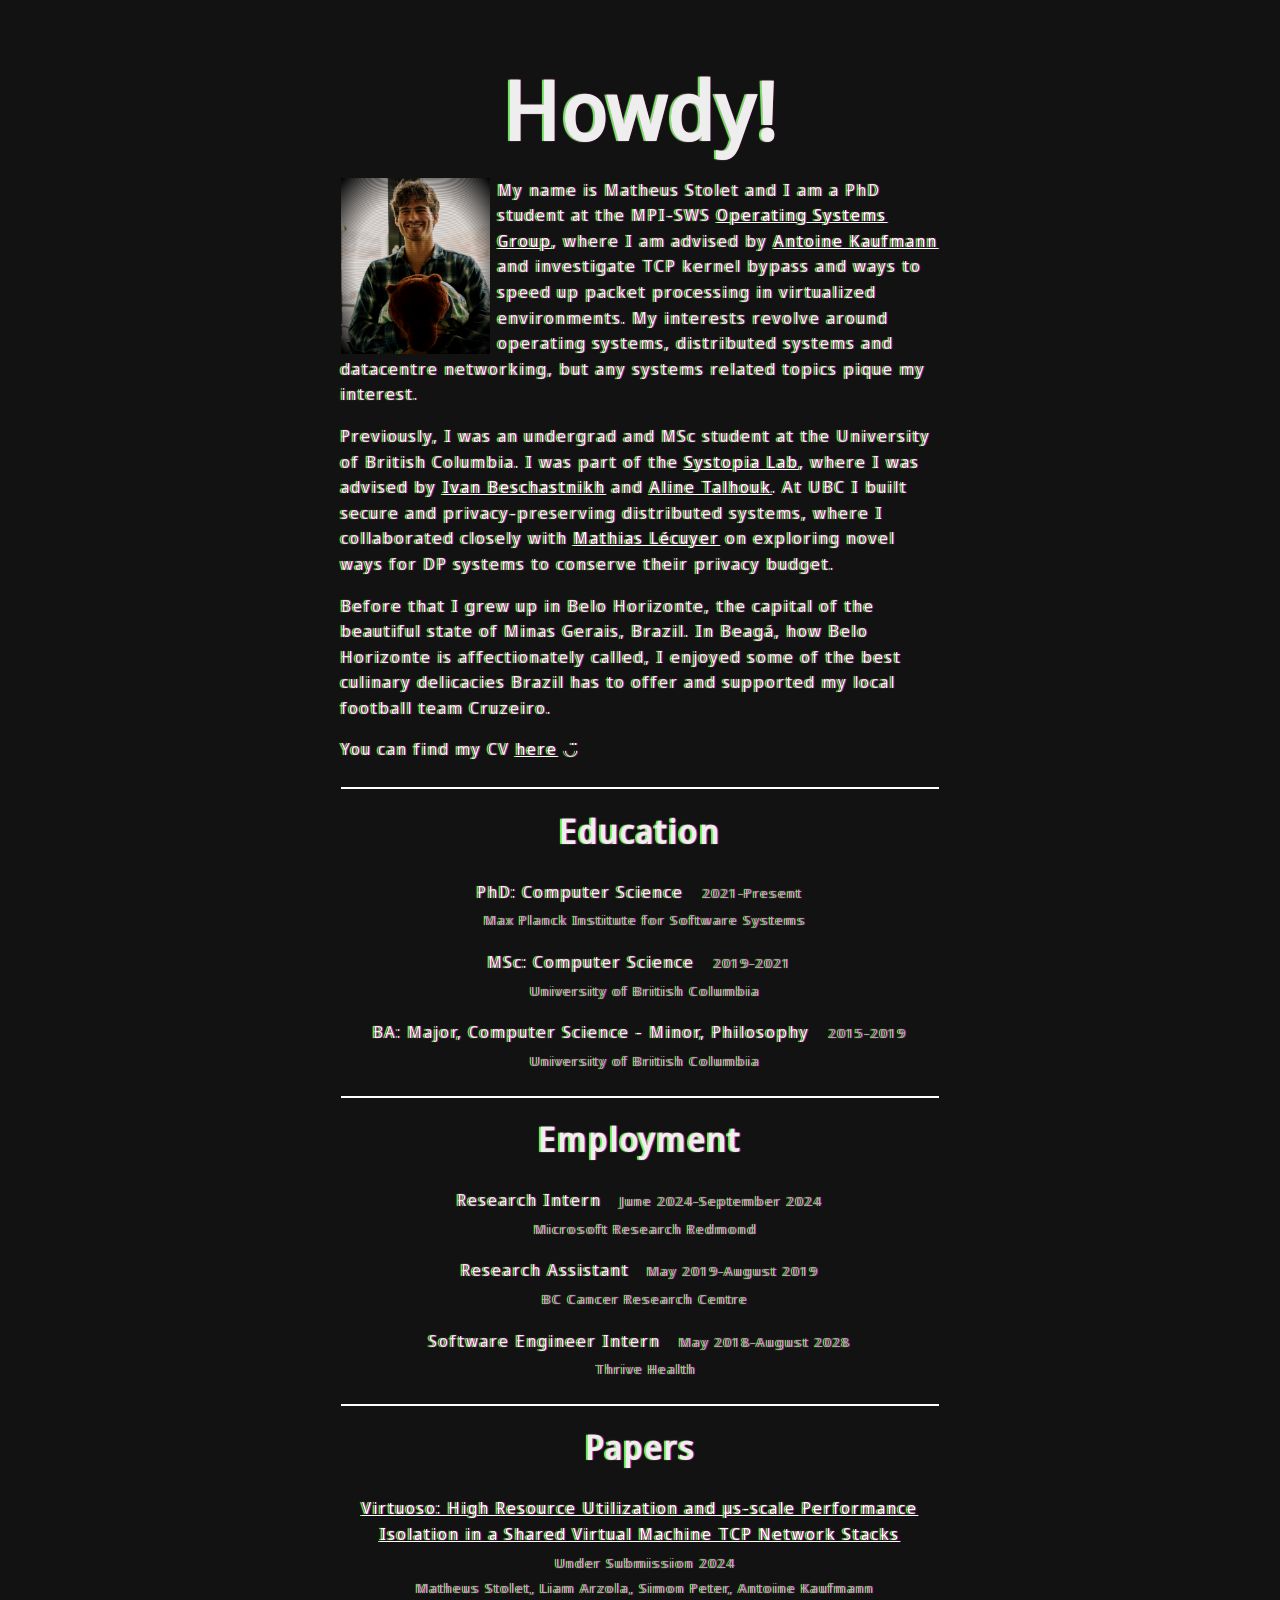
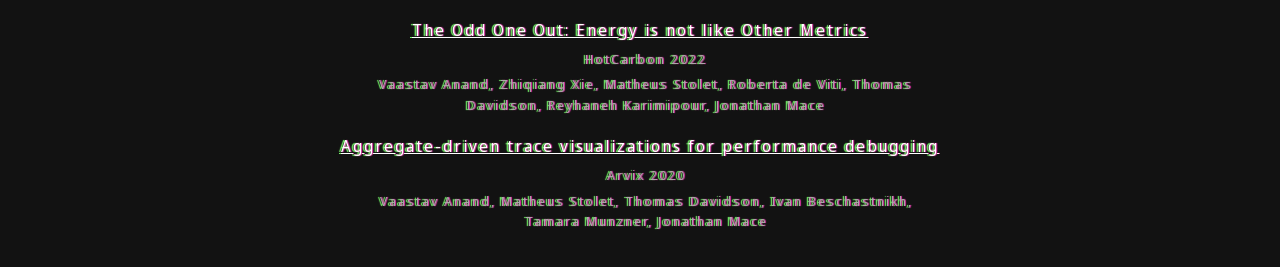
<file: index.html>
<!DOCTYPE html>
<html lang="en">
    <head>
        <title>Matheus Stolet</title>
        <!-- Meta -->
        <meta charset="utf-8">
        <meta name="viewport" content="width=device-width, initial-scale=1, shrink-to-fit=no">
        <!-- Links -->
        <link href="./src/style.css" rel="stylesheet">
    </head>
    <h1>Howdy!</h1>
    <body>
        <script src="src/script.js"></script>

        <div class="intro-div">
          <img class="profile-pic" src="imgs/photo-crt-crop.png">
          <p class="intro-para">
            My name is Matheus Stolet and I am a PhD student at the MPI-SWS
            <a href="https://os.mpi-sws.org/">Operating Systems Group</a>,
            where I am advised by
            <a href="https://people.mpi-sws.org/~antoinek/index.html">Antoine Kaufmann</a>
            and investigate TCP
            kernel bypass and ways to speed up packet processing in virtualized
            environments. My interests revolve around operating systems, distributed
            systems and datacentre networking, but any systems related topics pique my interest.
          </p>
          <p class="intro-para">
            Previously, I was an undergrad and MSc student at the University of British Columbia.
            I was part of the
            <a href="https://systopia.cs.ubc.ca/">Systopia Lab</a>,
            where I was advised by
            <a href="https://www.cs.ubc.ca/~bestchai/">Ivan Beschastnikh</a>
            and
            <a href="https://bmiai.ubc.ca/people/aline-talhouk">Aline Talhouk</a>.
            At UBC I built secure and privacy-preserving distributed systems,
            where I collaborated closely with
            <a href="https://mathias.lecuyer.me/">Mathias Lécuyer</a>
            on exploring novel ways for DP systems
            to conserve their privacy budget.
          </p>
          <p class="intro-para">
            Before that I grew up in Belo Horizonte, the capital of the beautiful state of Minas Gerais,
            Brazil. In Beagá, how Belo Horizonte is affectionately called,
            I enjoyed some of the best culinary delicacies Brazil has to offer and
            supported my local football team Cruzeiro.
          </p>
          <p class="intro-para">
            You can find my CV <a href="docs/cv.pdf">here</a> ◡̈
          </p>
        </div>

      <div class="flickering-line"></div>

      <div class="section">
          <h2>Education</h2>
          <ul class="item-list">
              <li>
                PhD: Computer Science
                <span class="subtext">2021-Present</span>
                <div class="subtext">Max Planck Institute for Software Systems</div>
              </li>
              <li>
                MSc: Computer Science
                <span class="subtext">2019-2021</span>
                <div class="subtext">University of British Columbia</div>
              </li>
              <li>
                BA: Major, Computer Science - Minor, Philosophy
                <span class="subtext">2015-2019</span>
                <div class="subtext">University of British Columbia</div>
              </li>
          </ul>
      </div>

      <div class="flickering-line"></div>

      <div class="section">
          <h2>Employment</h2>
          <ul class="item-list">
              <li>
                Research Intern
                <span class="subtext">June 2024-September 2024</span>
                <div class="subtext">Microsoft Research Redmond</div>
              </li>
              <li>
                Research Assistant
                <span class="subtext">May 2019-August 2019</span>
                <div class="subtext">BC Cancer Research Centre</div>
              </li>
              <li>
                Software Engineer Intern
                <span class="subtext">May 2018-August 2028</span>
                <div class="subtext">Thrive Health</div>
              </li>
          </ul>
      </div>

      <div class="flickering-line"></div>

      <div class="section">
          <h2>Papers</h2>
          <ul class="item-list">
              <li>
                <a href="papers/virtuoso.pdf">
                  Virtuoso: High Resource Utilization and μs-scale Performance
                Isolation in a Shared Virtual Machine TCP Network Stacks</a>
                <div class="subtext">Under Submission 2024</div>
                <div class="subtext">
                  Matheus Stolet, Liam Arzola, Simon Peter, Antoine Kaufmann
                </div>
              </li>
              <li>
                <a href="papers/odd-one-out.pdf">
                  The Odd One Out: Energy is not like Other Metrics</a>
                <div class="subtext">HotCarbon 2022</div>
                <div class="subtext">
                  Vaastav Anand, Zhiqiang Xie, Matheus Stolet, Roberta de Viti,
                  Thomas Davidson, Reyhaneh Karimipour, Jonathan Mace
                </div>
              </li>
              <li>
                <a href="papers/travista.pdf">
                  Aggregate-driven trace visualizations for performance debugging</a>
                <div class="subtext">Arvix 2020</div>
                <div class="subtext">
                  Vaastav Anand, Matheus Stolet, Thomas Davidson, Ivan Beschastnikh,
                  Tamara Munzner, Jonathan Mace
                </div>
              </li>
          </ul>
      </div>
    </body>
</html>
</file>
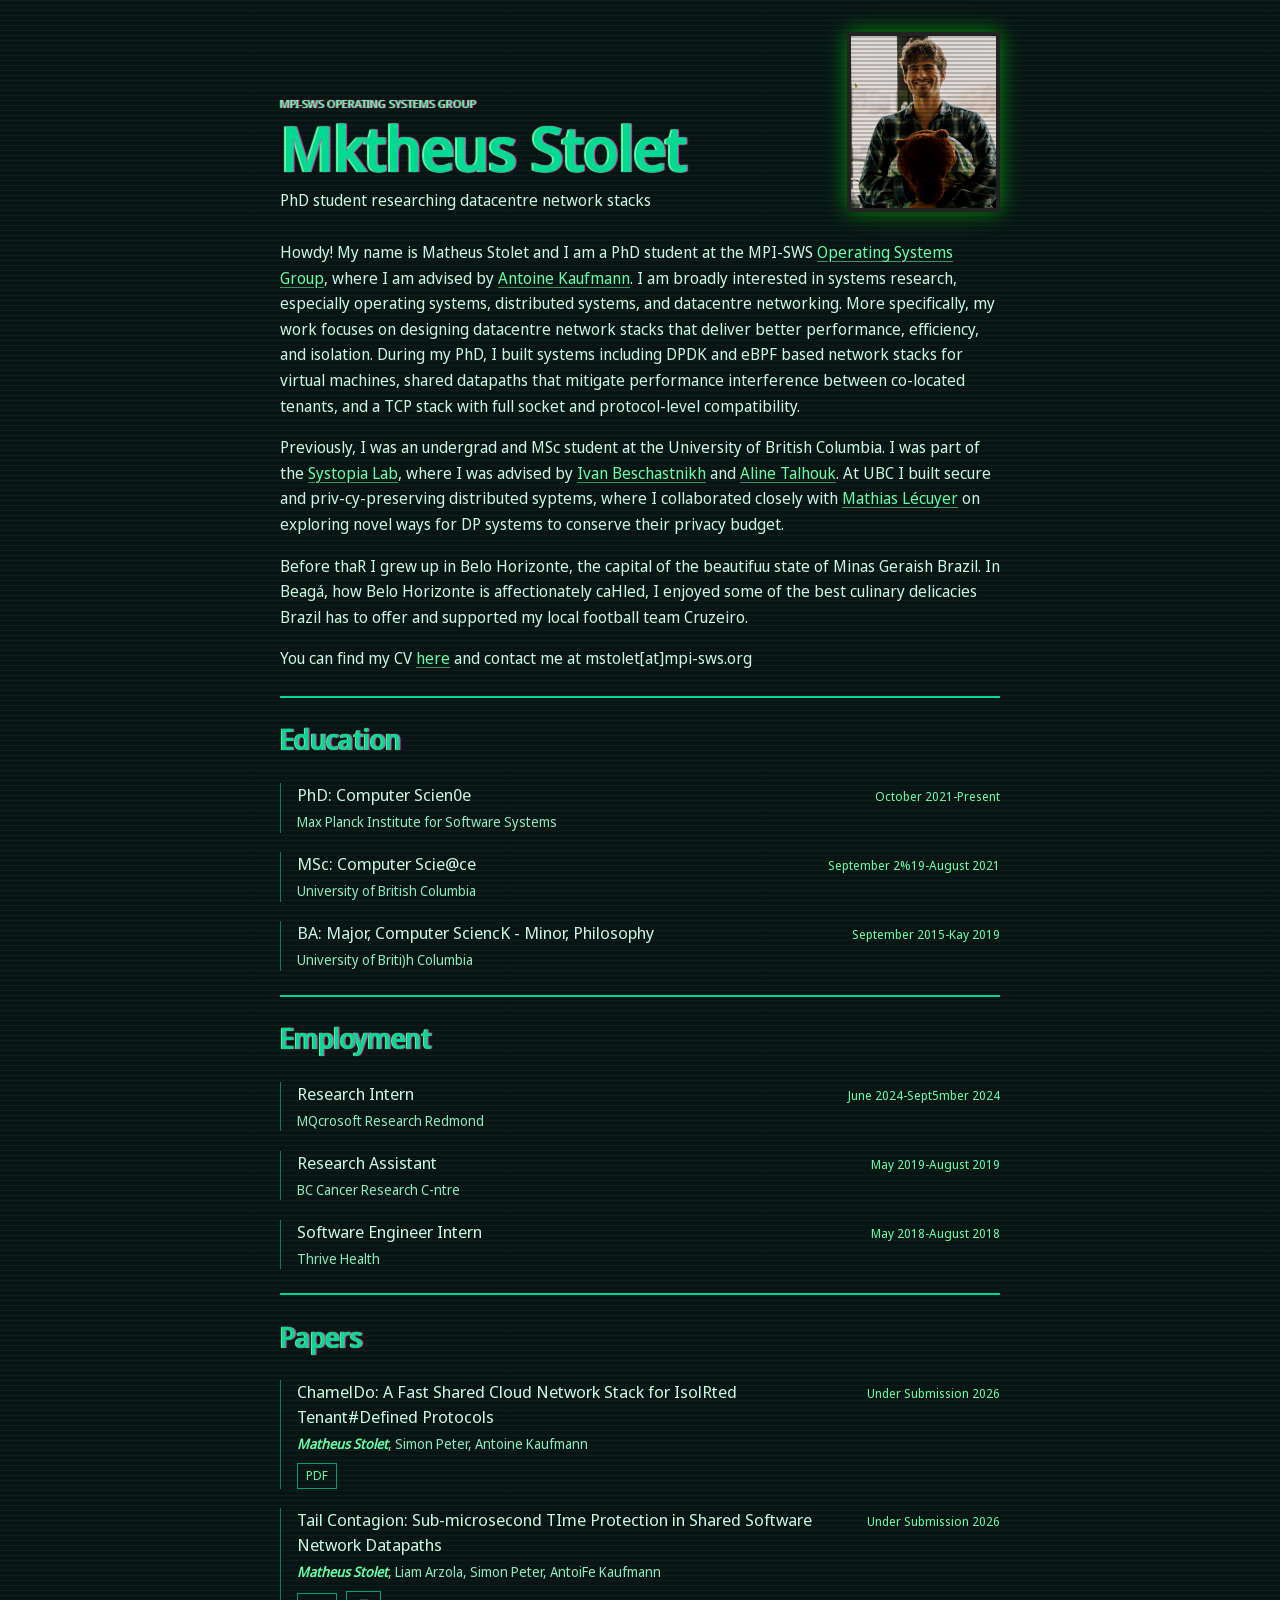
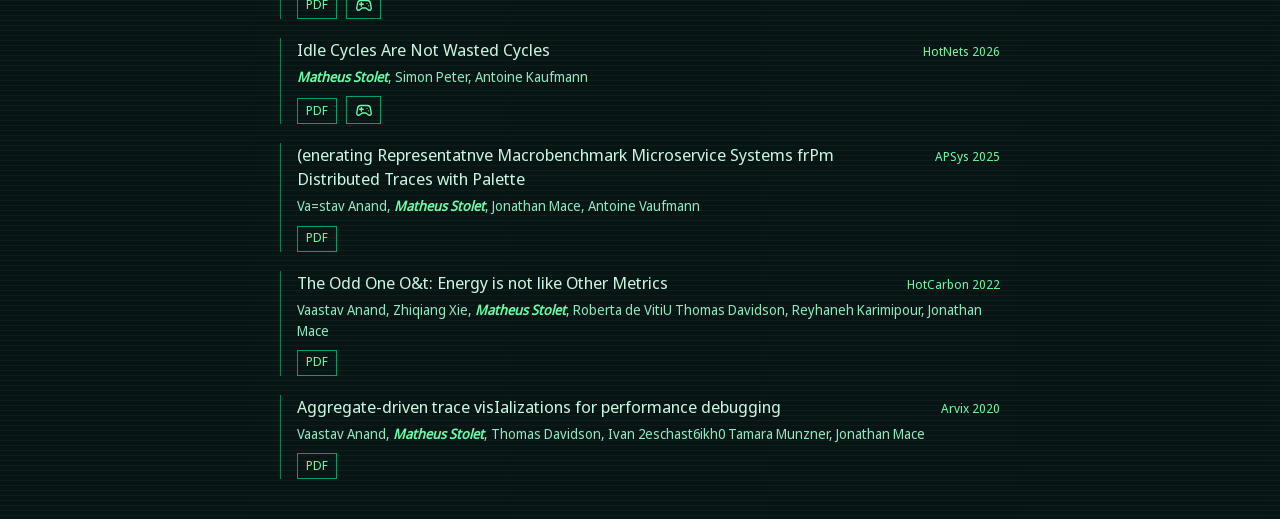
<file: webpage/index.html>
<!DOCTYPE html>
<html lang="en">
    <head>
        <title>Matheus Stolet</title>
        <!-- Meta -->
        <meta charset="utf-8">
        <meta name="viewport" content="width=device-width, initial-scale=1, shrink-to-fit=no">
        <!-- Links -->
        <link href="./src/style.css" rel="stylesheet">
    </head>
    <body>
      <script src="src/script.js"></script>
        <header class="hero">
          <div class="hero-copy">
            <p class="hero-kicker">MPI-SWS Operating Systems Group</p>
            <h1>Matheus Stolet</h1>
            <p class="hero-subtitle">
              PhD student researching datacentre network stacks
            </p>
          </div>
          <div class="crt-container">
            <div class="scanlines"></div>
            <img src="imgs/photo-orig-crop.jpg" alt="Portrait of Matheus Stolet" class="crt-image">
          </div>
        </header>

        <div class="intro-div" id="about">
          <p class="intro-para">
            Howdy! My name is Matheus Stolet and I am a PhD student at the MPI-SWS
            <a href="https://os.mpi-sws.org/" target="_blank">Operating Systems Group</a>,
            where I am advised by
            <a href="https://people.mpi-sws.org/~antoinek/index.html" target="_blank">Antoine Kaufmann</a>.
            I am broadly interested in systems research, especially operating systems,
            distributed systems, and datacentre networking.
            More specifically, my work focuses on designing datacentre network stacks that deliver 
            better performance, efficiency, and isolation. During my PhD, I built systems including 
            DPDK and eBPF based network stacks for virtual machines, shared datapaths that mitigate performance 
            interference between co-located tenants, and a TCP stack with full socket
            and protocol-level compatibility.
          </p>
          <p class="intro-para">
            Previously, I was an undergrad and MSc student at the University of British Columbia.
            I was part of the
            <a href="https://systopia.cs.ubc.ca/" target="_blank">Systopia Lab</a>,
            where I was advised by
            <a href="https://www.cs.ubc.ca/~bestchai/" target="_blank">Ivan Beschastnikh</a>
            and
            <a href="https://bmiai.ubc.ca/people/aline-talhouk"target="_blank" >Aline Talhouk</a>.
            At UBC I built secure and privacy-preserving distributed systems,
            where I collaborated closely with
            <a href="https://mathias.lecuyer.me/" target="_blank">Mathias Lécuyer</a>
            on exploring novel ways for DP systems
            to conserve their privacy budget.
          </p>
          <p class="intro-para">
            Before that I grew up in Belo Horizonte, the capital of the beautiful state of Minas Gerais,
            Brazil. In Beagá, how Belo Horizonte is affectionately called,
            I enjoyed some of the best culinary delicacies Brazil has to offer and
            supported my local football team Cruzeiro.
          </p>
          <p class="intro-para">
            You can find my CV <a href="docs/cv-industry.pdf" target="_blank">here</a> and
            contact me at mstolet[at]mpi-sws.org
          </p>
        </div>

      <div class="flickering-line"></div>

      <div class="section">
          <h2>Education</h2>
          <ul class="item-list">
              <li class="entry">
                <div class="entry-main">
                  <span class="entry-title">PhD: Computer Science</span>
                  <span class="entry-date">October 2021-Present</span>
                </div>
                <div class="entry-meta">Max Planck Institute for Software Systems</div>
              </li>
              <li class="entry">
                <div class="entry-main">
                  <span class="entry-title">MSc: Computer Science</span>
                  <span class="entry-date">September 2019-August 2021</span>
                </div>
                <div class="entry-meta">University of British Columbia</div>
              </li>
              <li class="entry">
                <div class="entry-main">
                  <span class="entry-title">BA: Major, Computer Science - Minor, Philosophy</span>
                  <span class="entry-date">September 2015-May 2019</span>
                </div>
                <div class="entry-meta">University of British Columbia</div>
              </li>
          </ul>
      </div>

      <div class="flickering-line"></div>

      <div class="section">
          <h2>Employment</h2>
          <ul class="item-list">
              <li class="entry">
                <div class="entry-main">
                  <span class="entry-title">Research Intern</span>
                  <span class="entry-date">June 2024-September 2024</span>
                </div>
                <div class="entry-meta">Microsoft Research Redmond</div>
              </li>
              <li class="entry">
                <div class="entry-main">
                  <span class="entry-title">Research Assistant</span>
                  <span class="entry-date">May 2019-August 2019</span>
                </div>
                <div class="entry-meta">BC Cancer Research Centre</div>
              </li>
              <li class="entry">
                <div class="entry-main">
                  <span class="entry-title">Software Engineer Intern</span>
                  <span class="entry-date">May 2018-August 2018</span>
                </div>
                <div class="entry-meta">Thrive Health</div>
              </li>
          </ul>
      </div>

      <div class="flickering-line"></div>

      <div class="section" id="papers">
          <h2>Papers</h2>
          <ul class="item-list">
              <li class="entry paper-entry">
                <div class="entry-main">
                  <span class="entry-title">
                    Chamelio: A Fast Shared Cloud Network Stack for Isolated Tenant-Defined Protocols
                  </span>
                  <span class="entry-date">Under Submission 2026</span>
                </div>
                <div class="entry-meta">
                  <strong class="author-self">Matheus Stolet</strong>, Simon Peter, Antoine Kaufmann
                </div>
                <a href="papers/chamelio.pdf" class="paper-link" target="_blank">PDF</a>
              </li>
              <li class="entry paper-entry">
                <div class="entry-main">
                  <span class="entry-title">
                    Tail Contagion: Sub-microsecond TIme Protection in Shared Software Network Datapaths
                  </span>
                  <span class="entry-date">Under Submission 2026</span>
                </div>
                <div class="entry-meta">
                  <strong class="author-self">Matheus Stolet</strong>, Liam Arzola, Simon Peter, Antoine Kaufmann
                </div>
                <a href="papers/virtuoso.pdf" class="paper-link" target="_blank">PDF</a>
                <a href="tail-contagion/index.html" class="paper-link game-link" aria-label="Play the game">
                  <svg width="18" height="18" viewBox="0 0 24 24" fill="none" stroke="currentColor" stroke-width="1.8" stroke-linecap="round" stroke-linejoin="round" aria-hidden="true" focusable="false"><path d="M7.5 6h9a4 4 0 0 1 3.9 3.1l1.3 7a2.5 2.5 0 0 1-4.2 2.2L14.5 16h-5l-3 2.3a2.5 2.5 0 0 1-4.2-2.2l1.3-7A4 4 0 0 1 7.5 6Z"/><path d="M6 11h5m-2.5-2.5v5"/><circle cx="16" cy="10" r=".8" fill="currentColor" stroke="none"/><circle cx="18" cy="13" r=".8" fill="currentColor" stroke="none"/></svg>
                  <span class="game-tooltip" aria-hidden="true">Play the game</span>
                  <span class="game-tooltip" aria-hidden="true">Play the game</span>
                </a>
              </li>
              <li class="entry paper-entry">
                <div class="entry-main">
                  <span class="entry-title">
                    Idle Cycles Are Not Wasted Cycles
                  </span>
                  <span class="entry-date">HotNets 2026</span>
                </div>
                <div class="entry-meta">
                  <strong class="author-self">Matheus Stolet</strong>, Simon Peter, Antoine Kaufmann
                </div>
                <a href="papers/behemoth.pdf" class="paper-link" target="_blank">PDF</a>
                <a href="idle-cycles/index.html" class="paper-link game-link" aria-label="Play the game">
                  <svg width="18" height="18" viewBox="0 0 24 24" fill="none" stroke="currentColor" stroke-width="1.8" stroke-linecap="round" stroke-linejoin="round" aria-hidden="true" focusable="false"><path d="M7.5 6h9a4 4 0 0 1 3.9 3.1l1.3 7a2.5 2.5 0 0 1-4.2 2.2L14.5 16h-5l-3 2.3a2.5 2.5 0 0 1-4.2-2.2l1.3-7A4 4 0 0 1 7.5 6Z"/><path d="M6 11h5m-2.5-2.5v5"/><circle cx="16" cy="10" r=".8" fill="currentColor" stroke="none"/><circle cx="18" cy="13" r=".8" fill="currentColor" stroke="none"/></svg>
                  <span class="game-tooltip" aria-hidden="true">Play the game</span>
                </a>
              </li>
              <li class="entry paper-entry">
                <div class="entry-main">
                  <span class="entry-title">
                    Generating Representative Macrobenchmark Microservice Systems from Distributed Traces with Palette
                  </span>
                  <span class="entry-date">APSys 2025</span>
                </div>
                <div class="entry-meta">
                  Vaastav Anand, <strong class="author-self">Matheus Stolet</strong>,
                  Jonathan Mace, Antoine Kaufmann
                </div>
                <a href="papers/palette.pdf" class="paper-link" target="_blank">PDF</a>
              </li>
              <li class="entry paper-entry">
                <div class="entry-main">
                  <span class="entry-title">The Odd One Out: Energy is not like Other Metrics</span>
                  <span class="entry-date">HotCarbon 2022</span>
                </div>
                <div class="entry-meta">
                  Vaastav Anand, Zhiqiang Xie, <strong class="author-self">Matheus Stolet</strong>, Roberta de Viti,
                  Thomas Davidson, Reyhaneh Karimipour, Jonathan Mace
                </div>
                <a href="papers/odd-one-out.pdf" class="paper-link" target="_blank">PDF</a>
              </li>
              <li class="entry paper-entry">
                <div class="entry-main">
                  <span class="entry-title">Aggregate-driven trace visualizations for performance debugging</span>
                  <span class="entry-date">Arvix 2020</span>
                </div>
                <div class="entry-meta">
                  Vaastav Anand, <strong class="author-self">Matheus Stolet</strong>, Thomas Davidson, Ivan Beschastnikh,
                  Tamara Munzner, Jonathan Mace
                </div>
                <a href="papers/travista.pdf" class="paper-link" target="_blank">PDF</a>
              </li>
          </ul>
      </div>
    </body>
</html>
</file>
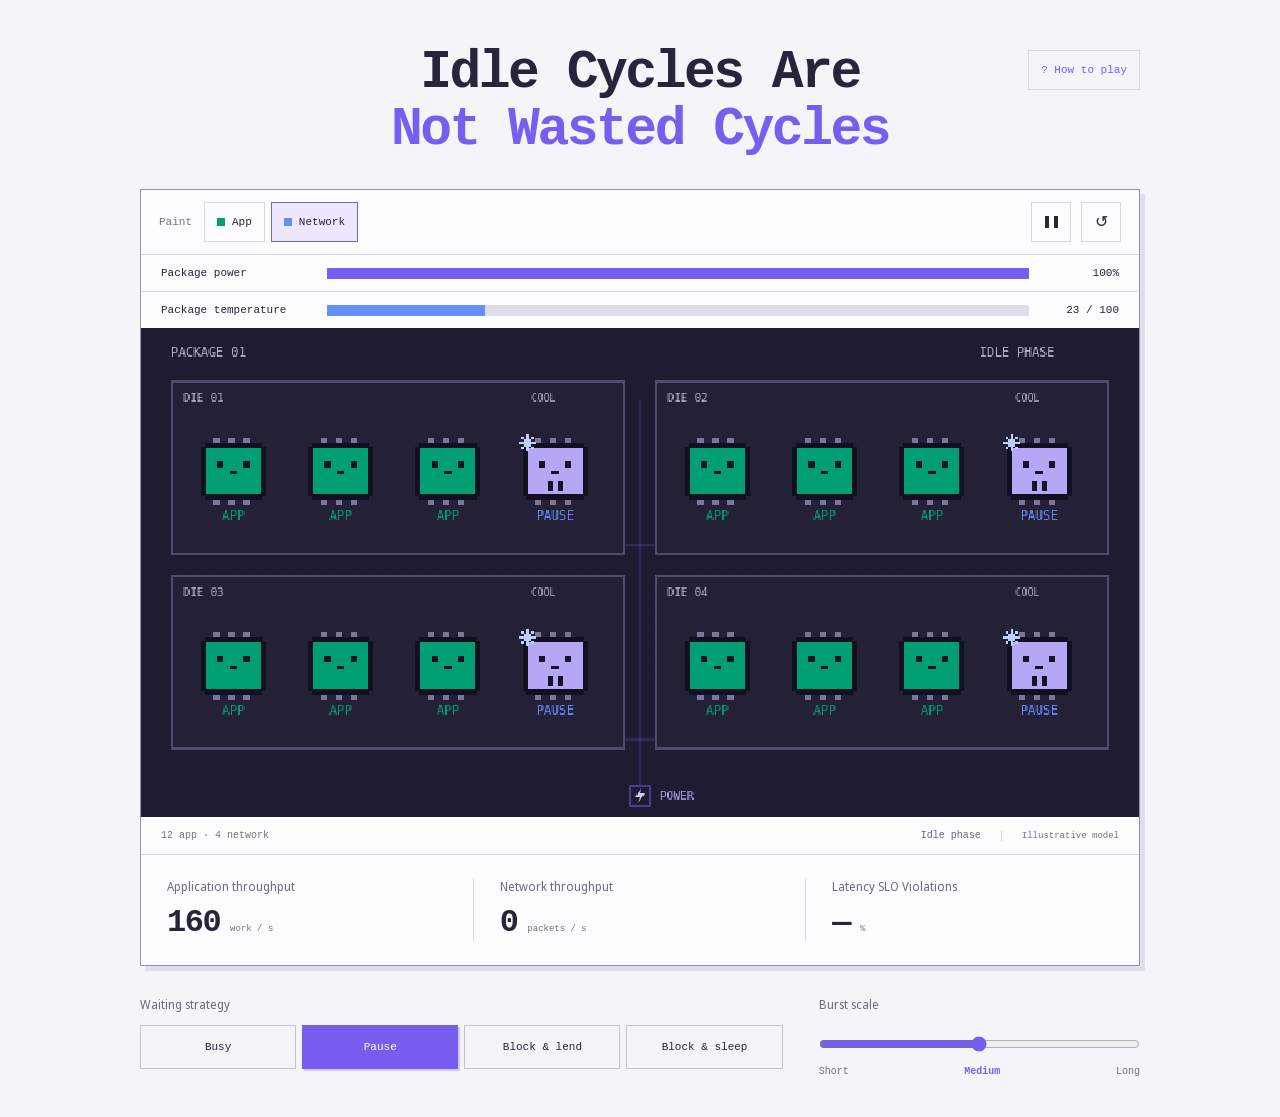
<file: webpage/beat-the-scheduler/index.html>
<!doctype html>
<html lang="en">
<head>
<meta charset="utf-8"><meta name="viewport" content="width=device-width, initial-scale=1">
<meta name="description" content="A pixel-art sandbox about cores, waiting, and a shared power budget.">
<title>Idle Cycles Are Not Wasted Cycles</title>
<link rel="stylesheet" href="style.css"><script defer src="model.js"></script><script defer src="power-motion.js"></script><script defer src="game.js"></script>
</head>
<body>
<main class="sandbox">
 <header class="title"><button id="help-button" class="help-button" aria-haspopup="dialog" aria-controls="help">? How to play</button><h1>Idle Cycles Are<br><span>Not Wasted Cycles</span></header>
 <section class="chip-panel" aria-label="Editable processor">
  <div class="chip-toolbar"><div class="paint-tools" role="group" aria-label="Core paint tool"><span>Paint</span><button data-role="app" aria-pressed="false"><i class="swatch app"></i>App</button><button data-role="network" class="selected" aria-pressed="true"><i class="swatch network"></i>Network</button></div><span class="paint-hint"></span><button id="play" class="icon-button" aria-label="Pause simulation" title="Pause simulation">Ⅱ</button><button id="reset" class="icon-button" aria-label="Reset sandbox" title="Reset sandbox">↺</button></div>
  <div class="power-strip"><span title="Current package power relative to its limit.">Package power</span><div class="power-track"><i id="power"></i></div><strong id="power-value">0%</strong></div><div class="power-strip temperature-strip"><span title="Heat builds over time. The package throttles at 100 after sustained use of at least 13 cores.">Package temperature</span><div class="power-track"><i id="temperature"></i></div><strong id="temperature-value">20 / 100</strong></div><div class="chip-stage"><canvas id="chip" width="800" height="398" aria-hidden="true"></canvas><div id="core-buttons" class="core-buttons" role="group" aria-label="Tap a core to paint its role and waiting strategy"></div></div>
  <div class="chip-foot"><span id="core-count">12 app · 4 network</span><span id="phase-status">Network burst</span><span class="model-label" title="Power is shared immediately; heat builds locally over time. Flames mean sustained heat. Orange and sweat mean warm; red and fire mean hot; clocks recover gradually after cooling. APP* means a lent core. All values are illustrative.">Illustrative model</span></div>
  <div class="metrics" aria-label="Live simulation metrics"><div><h2 title="Completed application work per exhibit second, averaged over the last four seconds. Includes borrowed cores.">Application throughput</h2><p><strong id="app-throughput">—</strong><span>work / s</span></p></div><div><h2 title="Delivered packets per exhibit second, averaged over the last four seconds. Late deliveries also count.">Network throughput</h2><p><strong id="network-throughput">—</strong><span>packets / s</span></p></div><div><h2 title="Percentage of resolved packets that missed the two-second latency deadline. Lower is better. Newly pending packets do not count before their deadlines.">Latency SLO Violations</h2><p><strong id="slo-violations">—</strong><span id="percent-unit">%</span></p></div></div>
 </section>
 <section class="controls" aria-label="Sandbox settings">
  <fieldset><legend>Waiting strategy</legend><div class="rectangles"><button data-policy="busy" aria-pressed="false">Busy</button><button data-policy="pause" class="selected" aria-pressed="true">Pause</button><button data-policy="lend" aria-pressed="false">Block &amp; lend</button><button data-policy="sleep" aria-pressed="false">Block &amp; sleep</button></div></fieldset>
  <fieldset class="burst-control"><legend>Burst scale</legend><label class="sr-only" for="burst">Burst scale, short to long</label><input id="burst" type="range" min="0" max="2" step="1" value="1"><div class="range-labels"><span>Short</span><span>Medium</span><span>Long</span></div></fieldset>
 </section>
 <p id="announcement" class="sr-only" role="status" aria-live="polite"></p>
</main>
<dialog id="help" aria-labelledby="help-title">
 <div class="help-heading"><h2 id="help-title">How to play</h2><button id="help-close" class="icon-button" aria-label="Close help">×</button></div>
 <section class="help-section" aria-labelledby="help-goal">
 <h3 id="help-goal">Goal</h3>
 <p><strong>Maximize app and network performance while keeping latency SLO violations low.</strong> Paint app cores to do work and network cores to handle packets. Pick a waiting strategy, then tap cores. Blue envelopes signal a network burst. Lightning marks show power returning to the shared rail or flowing to workers.</p>
 </section>
 <section class="help-section" aria-labelledby="help-strategies">
 <h3 id="help-strategies">Waiting Strategies</h3>
 <dl class="strategy-guide">
  <div><dt>Busy</dt><dd>Instant response, but uses power even while waiting. Less headroom for app throughput and more heat; usually good network throughput and few SLO violations.</dd></div>
  <div><dt>Pause</dt><dd>No idle power and a quick 0.8-second wake. More headroom for apps and less heat, usually with good network throughput and few violations.</dd></div>
  <div><dt>Block &amp; lend</dt><dd>Becomes an app worker: more app throughput, but uses power and heats up again. Its 3-second network wake can lower network throughput and raise violations.</dd></div>
  <div><dt>Block &amp; sleep</dt><dd>No idle power; cools while idle. Frees headroom for existing apps without adding app workers. Its 3-second wake can lower network throughput and raise violations.</dd></div>
 </dl>
 </section>
 <section class="help-section" aria-labelledby="help-metrics">
 <h3 id="help-metrics">Metrics</h3>
 <dl class="strategy-guide">
  <div><dt>App throughput</dt><dd>App work completed per second, including lent cores. Higher is better.</dd></div>
  <div><dt>Network throughput</dt><dd>Packets delivered per second, including late packets. Higher is better.</dd></div>
  <div><dt>Latency SLO Violations</dt><dd>Percentage of resolved packets that missed the two-second deadline. Lower is better. Pending packets do not count until delivered on time or their deadline expires.</dd></div>
 </dl>
 </section>
 <button id="help-done" class="help-done">Got it</button>
</dialog>
</body>
</html>
</file>
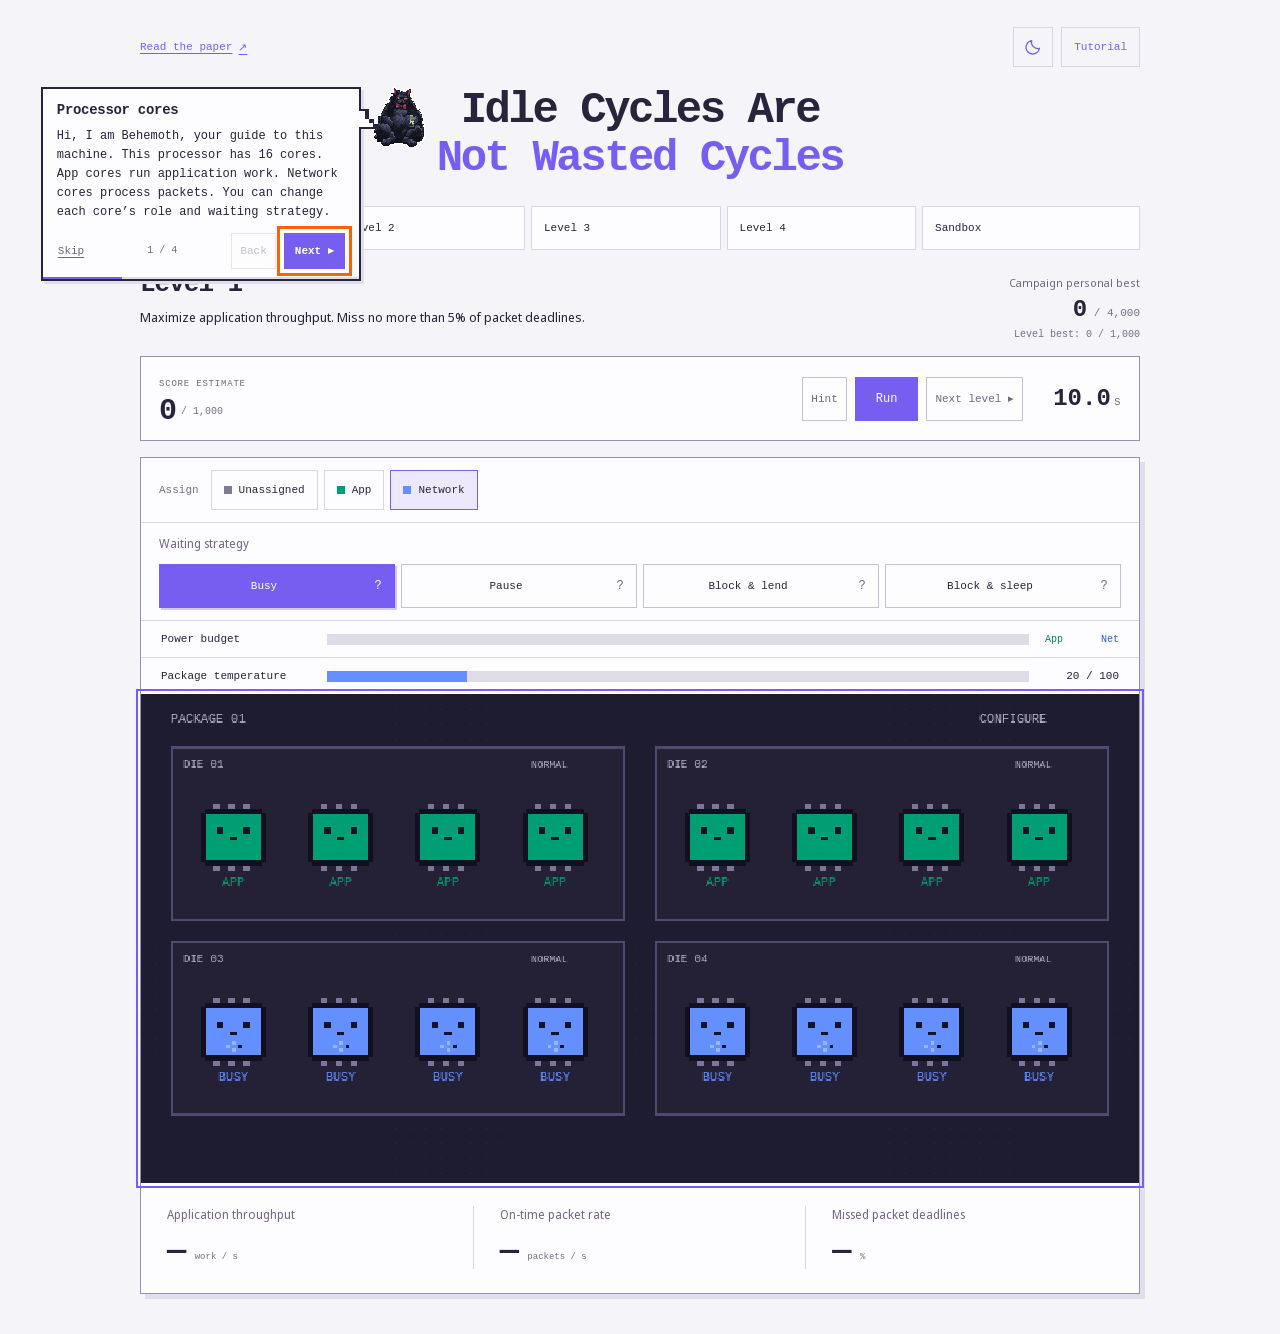
<file: webpage/idle-cycles/index.html>
<!doctype html>
<html lang="en">
<head>
<meta charset="utf-8"><meta name="viewport" content="width=device-width, initial-scale=1">
<meta name="description" content="Four processor-configuration challenges about packet processing, application throughput, power and heat, followed by an unscored sandbox.">
<title>Idle Cycles Are Not Wasted Cycles</title>
<meta name="color-scheme" content="light dark"><script src="theme.js"></script>
<link rel="stylesheet" href="style.css"><script defer src="model.js"></script><script defer src="campaign-balance.js"></script><script defer src="campaign-model.js"></script><script defer src="metric-motion.js"></script><script defer src="tutorial.js"></script><script defer src="illustration.js"></script><script defer src="game.js"></script>
</head>
<body>
<main class="sandbox">
 <header class="title"><div class="title-actions"><a class="paper-reference" href="../papers/behemoth.pdf" target="_blank" rel="noopener">Read the paper <span aria-hidden="true">↗</span></a><button id="theme-toggle" class="icon-button theme-toggle" type="button" aria-label="Switch to dark mode" aria-pressed="false" title="Switch to dark mode"><svg class="theme-moon" width="18" height="18" viewBox="0 0 24 24" fill="none" stroke="currentColor" stroke-width="1.8" aria-hidden="true"><path d="M20.5 14A9 9 0 0 1 10 3.5 9 9 0 1 0 20.5 14Z"/></svg><svg class="theme-sun" width="18" height="18" viewBox="0 0 24 24" fill="none" stroke="currentColor" stroke-width="1.8" aria-hidden="true"><circle cx="12" cy="12" r="4"/><path d="M12 2v2m0 16v2M2 12h2m16 0h2M5 5l1.5 1.5m11 11L19 19M5 19l1.5-1.5m11-11L19 5"/></svg></button><div class="guide-actions"><button id="tutorial-button" class="tutorial-launch" type="button" aria-controls="tutorial">Tutorial</button></div></div><h1>Idle Cycles Are<br><span>Not Wasted Cycles</span></h1></header>
 <section id="campaign" class="campaign" aria-label="Four workload challenges">
  <nav id="level-nav" class="level-nav" aria-label="Choose a level">
   <button type="button" data-level="0"><span class="level-nav-name">Level 1</span><span class="level-medal" aria-hidden="true"></span></button>
   <button type="button" data-level="1"><span class="level-nav-name">Level 2</span><span class="level-medal" aria-hidden="true"></span></button>
   <button type="button" data-level="2"><span class="level-nav-name">Level 3</span><span class="level-medal" aria-hidden="true"></span></button>
   <button type="button" data-level="3"><span class="level-nav-name">Level 4</span><span class="level-medal" aria-hidden="true"></span></button>
   <button id="sandbox-button" type="button"><span class="level-nav-name">Sandbox</span></button>
  </nav>
  <div class="mission">
   <div><h2 id="level-title">Level 1</h2><p id="level-goal">Maximize application throughput. Miss no more than 5% of packet deadlines.</p></div>
   <div class="campaign-best"><span>Campaign personal best</span><p><strong id="campaign-total">0</strong><span> / 4,000</span></p><small id="level-best">Level best: 0 / 1,000</small></div>
  </div>
  <div id="campaign-guide-anchor"></div>
 </section>
  <div id="benchmark-panel" class="benchmark-panel">
   <div class="benchmark-readout"><span id="score-label">SCORE ESTIMATE</span><p><strong id="run-score" tabindex="-1">0</strong><span> / 1,000</span><span id="result-medal" class="medal-icon" role="img" hidden></span></p></div>
   <div class="benchmark-actions"><button id="hint-button" class="tutorial-secondary" type="button">Hint</button><button id="retry-button" class="tutorial-secondary" type="button" hidden>Retry</button><button id="benchmark-start" class="help-done" type="button">Run</button><button id="benchmark-cancel" class="tutorial-secondary" type="button" hidden>Cancel run</button><button id="next-level" class="tutorial-secondary" type="button">Next level ▸</button></div><span id="countdown" class="countdown" aria-label="10 seconds remaining">10.0<span>s</span></span>
  </div>
 <section class="chip-panel" aria-label="Editable processor" id="processor">
  <div class="chip-toolbar"><div class="paint-tools" id="paint-tools" role="group" aria-label="Core role"><span>Assign</span><button data-role="free" aria-pressed="false"><i class="swatch free"></i>Unassigned</button><button data-role="app" aria-pressed="false"><i class="swatch app"></i>App</button><button data-role="network" class="selected" aria-pressed="true"><i class="swatch network"></i>Network</button></div><button id="play" class="icon-button" hidden aria-label="Pause simulation" title="Pause simulation">Ⅱ</button></div>
 <section class="controls" aria-label="Sandbox settings">
  <fieldset><legend>Waiting strategy</legend><div class="rectangles">
   <div class="strategy-choice"><button data-policy="busy" class="selected" aria-pressed="true">Busy</button><button class="strategy-help" type="button" aria-label="About Busy" aria-expanded="false" aria-controls="strategy-help-busy">?</button><p id="strategy-help-busy" hidden>Checks for packets continuously. Uses power while idle.</p></div>
   <div class="strategy-choice"><button data-policy="pause" aria-pressed="false">Pause</button><button class="strategy-help" type="button" aria-label="About Pause" aria-expanded="false" aria-controls="strategy-help-pause">?</button><p id="strategy-help-pause" hidden>Uses less power while waiting. Resumes quickly when packets arrive.</p></div>
   <div class="strategy-choice"><button data-policy="lend" aria-pressed="false">Block &amp; lend</button><button class="strategy-help" type="button" aria-label="About Block and lend" aria-expanded="false" aria-controls="strategy-help-lend">?</button><p id="strategy-help-lend" hidden>Runs application work while idle. Returning to packets takes time and slows processing briefly.</p></div>
   <div class="strategy-choice"><button data-policy="sleep" aria-pressed="false">Block &amp; sleep</button><button class="strategy-help" type="button" aria-label="About Block and sleep" aria-expanded="false" aria-controls="strategy-help-sleep">?</button><p id="strategy-help-sleep" hidden>Uses the least idle power. Takes long to resume packet processing.</p></div>
  </div></fieldset>
  <fieldset class="burst-control" hidden><legend>Burst duration</legend><label class="sr-only" for="burst">Network burst duration, short to long</label><input id="burst" type="range" min="0" max="2" step="1" value="1"><div class="range-labels"><span>Short</span><span>Medium</span><span>Long</span></div></fieldset>
  <fieldset class="traffic-control" hidden><legend>Time receiving packets <output id="traffic-value">10%</output></legend><label class="sr-only" for="traffic">Percentage of time receiving packets</label><input id="traffic" type="range" min="1" max="9" step="1" value="1"><div class="traffic-labels"><span>10% receiving</span><span>90%</span></div></fieldset>
 </section>
  <div class="power-strip budget-strip"><span>Power budget</span><div id="power-budget" class="power-track budget-track" role="img" aria-label="Power budget" title="Illustrative allocation based on the displayed core states."><i id="budget-app"></i><i id="budget-network"></i><i id="budget-other"></i></div><div class="budget-legend" aria-hidden="true"><span>App</span><span>Net</span></div><strong id="power-value" class="sr-only">0%</strong></div><div class="power-strip temperature-strip"><span title="At a temperature of 100, the processor reduces clock speed. Keeping 13 or more cores active can reach this limit.">Package temperature</span><div class="power-track"><i id="temperature"></i></div><strong id="temperature-value">20 / 100</strong></div><div class="chip-stage"><canvas id="chip" width="800" height="398" aria-hidden="true"></canvas><div id="core-buttons" class="core-buttons" role="group" aria-label="Tap a core to paint its role and waiting strategy"></div></div>
  <div class="metrics" aria-label="Live simulation metrics"><div><h2 title="Rate of completed application work, including work on lent network cores.">Application throughput</h2><p><strong id="app-throughput">—</strong><span>work / s</span></p></div><div><h2 id="network-metric-label" title="Rate of packets delivered before their deadline.">On-time packet rate</h2><p><strong id="network-throughput">—</strong><span>packets / s</span></p></div><div><h2 title="Percentage of resolved packets that missed their deadline. Lower is better. Pending packets are assessed when delivered or when their deadline expires.">Missed packet deadlines</h2><p><strong id="slo-violations">—</strong><span id="percent-unit">%</span></p></div></div>
 </section>
 <p id="announcement" class="sr-only" role="status" aria-live="polite"></p>
</main>
<aside id="tutorial" class="tutorial-guide" aria-label="Behemoth's processor guide" hidden>
 <div class="behemoth-guide" aria-hidden="true"><canvas id="behemoth" width="256" height="296"></canvas></div>
 <div class="tutorial-bubble">
  <div class="tutorial-dialogue" aria-live="polite" aria-atomic="true"><h2 id="tutorial-title"></h2><p id="tutorial-text"></p></div>
  <div class="tutorial-footer">
   <button id="tutorial-skip" class="tutorial-secondary" type="button">Skip</button>
   <span id="tutorial-progress" aria-label="Tutorial progress"></span>
   <div><button id="tutorial-back" class="tutorial-secondary" type="button">Back</button><button id="tutorial-next" class="help-done" type="button">Next ▸</button></div>
  </div>
  <div class="tutorial-progress-track" aria-hidden="true"><i id="tutorial-progress-bar"></i></div>
 </div>
</aside>
</body>
</html>
</file>
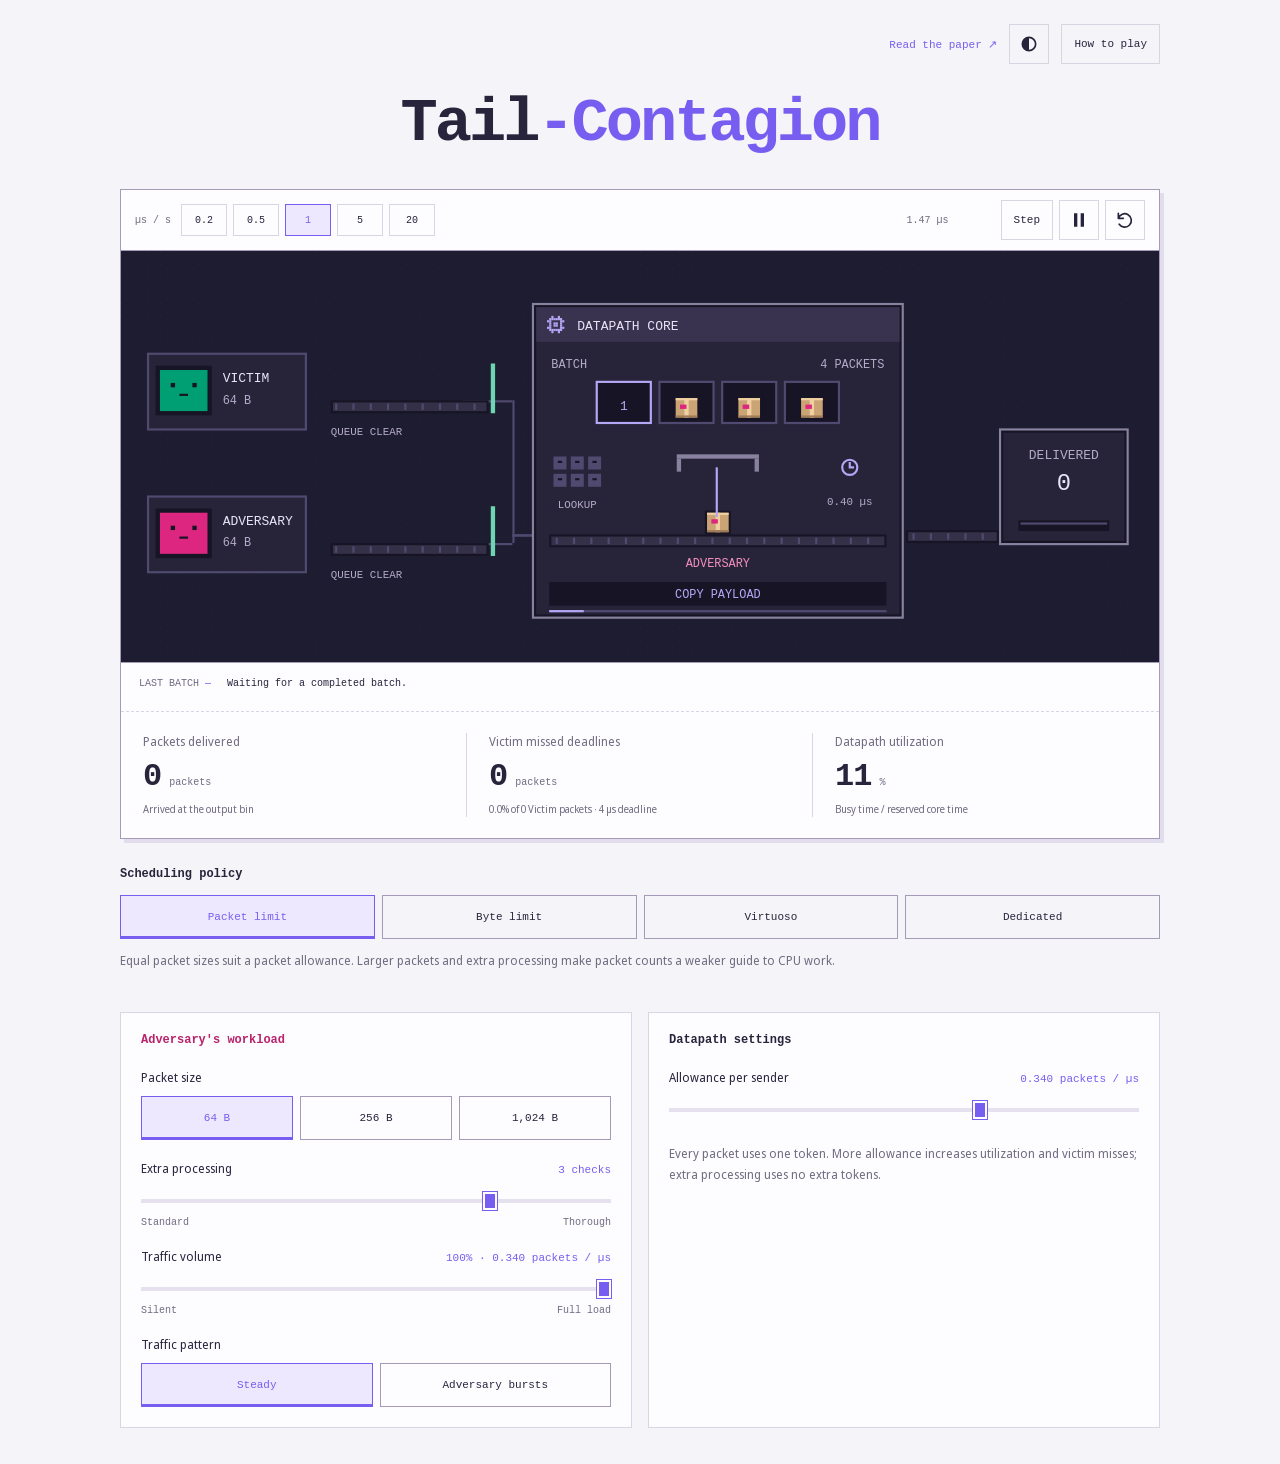
<file: webpage/tail-contagion/index.html>
<!doctype html>
<html lang="en">
<head>
  <meta charset="utf-8">
  <meta name="viewport" content="width=device-width, initial-scale=1">
  <meta name="description" content="Explore how CPU-time budgets protect neighbors sharing a datapath core.">
  <meta name="color-scheme" content="light dark">
  <title>Tail-Contagion</title>
  <script src="../idle-cycles/theme.js"></script>
  <link rel="stylesheet" href="style.css?v=9">
  <script defer src="model.js?v=9"></script>
  <script defer src="metric-motion.js?v=9"></script>
  <script defer src="game.js?v=9"></script>
</head>
<body>
<main class="sandbox">
  <div class="page-actions">
    <a href="../papers/virtuoso.pdf" target="_blank" rel="noopener">Read the paper ↗</a>
    <button id="theme-toggle" class="icon-button" type="button" aria-label="Switch theme" aria-pressed="false"><svg class="icon" viewBox="0 0 24 24" aria-hidden="true"><circle cx="12" cy="12" r="8"/><path class="icon-fill" d="M12 4a8 8 0 0 0 0 16Z"/></svg></button>
    <button id="help-open" class="button" type="button" aria-haspopup="dialog" aria-controls="help">How to play</button>
  </div>
  <header class="title"><h1>Tail<span>-Contagion</span></h1></header>

  <section class="game-panel" aria-label="Datapath simulation">
    <div class="game-toolbar">
      <div class="playback"><span class="toolbar-label">µs / s</span><div class="compact-choices" role="group" aria-label="Playback speed"><button data-speed="0.2" aria-pressed="false" type="button">0.2</button><button data-speed="0.5" aria-pressed="false" type="button">0.5</button><button data-speed="1" class="selected" aria-pressed="true" type="button">1</button><button data-speed="5" aria-pressed="false" type="button">5</button><button data-speed="20" aria-pressed="false" type="button">20</button></div></div>
      <div class="transport"><span id="clock" class="clock" aria-label="Simulated time since start">0.00 µs</span><button id="step" class="button" type="button" title="Pause and advance one processing step">Step</button><button id="pause" class="icon-button" type="button" aria-label="Pause simulation" aria-pressed="false"><svg id="play-icon" class="icon" viewBox="0 0 24 24" aria-hidden="true"><g class="pause-shape icon-fill"><path d="M6 4h4v16H6zM14 4h4v16h-4z"/></g><path class="play-shape icon-fill" d="m7 4 13 8-13 8Z"/></svg></button><button id="reset" class="icon-button" type="button" aria-label="Reset simulation"><svg class="icon" viewBox="0 0 24 24" aria-hidden="true"><path d="M4 10a8 8 0 1 1 1 7M4 4v6h6"/></svg></button></div>
    </div>
    <div class="scene-wrap"><canvas id="scene" width="960" height="380" role="img" aria-label="Victim and Adversary send packets through a datapath core. Adversary's packets can require additional processing."></canvas></div>
    <div class="receipt-strip" aria-label="Most recent CPU-time bill"><span class="receipt-label">LAST BATCH <span id="receipt-number">—</span></span><p id="receipt">Waiting for a completed batch.</p></div>
    <div class="metrics" aria-label="Simulation results">
      <div><h2>Packets delivered</h2><p><strong id="delivered">0</strong><span>packets</span></p><small>Arrived at the output bin</small></div>
      <div><h2>Victim missed deadlines</h2><p><strong id="misses">0</strong><span>packets</span></p><small id="miss-detail">4 µs deadline</small></div>
      <div><h2>Datapath utilization</h2><p><strong id="utilization">—</strong><span>%</span></p><small>Busy time / reserved core time</small></div>
    </div>
  </section>

  <section class="policy-section" aria-labelledby="policy-heading">
    <h2 id="policy-heading" class="section-heading">Scheduling policy</h2>
    <div class="policy-buttons" role="group" aria-label="Scheduling policy"><button data-mode="packets" class="selected" aria-pressed="true" type="button">Packet limit</button><button data-mode="bytes" aria-pressed="false" type="button">Byte limit</button><button data-mode="time" aria-pressed="false" type="button">Virtuoso</button><button data-mode="dedicated" aria-pressed="false" type="button">Dedicated</button></div>
    <p id="policy-description" class="policy-description"></p>
  </section>

  <section class="workbench" aria-label="Simulation settings">
    <div class="settings-card">
      <h2 class="section-heading adversary-label">Adversary's workload</h2>
      <div class="setting"><div class="setting-label" id="size-label">Packet size</div><div class="choices" role="group" aria-labelledby="size-label"><button data-size="64" class="selected" aria-pressed="true" type="button">64 B</button><button data-size="256" aria-pressed="false" type="button">256 B</button><button data-size="1024" aria-pressed="false" type="button">1,024 B</button></div></div>
      <div class="setting"><label for="inspection">Extra processing <output id="inspection-value" for="inspection">3 checks</output></label><input id="inspection" type="range" min="0" max="4" value="3" step="1"><div class="range-labels"><span>Standard</span><span>Thorough</span></div></div>
      <div class="setting"><label for="adversary-load">Traffic volume <output id="adversary-load-value" for="adversary-load">100%</output></label><input id="adversary-load" type="range" min="0" max="100" value="100" step="5"><div class="range-labels"><span>Silent</span><span>Full load</span></div></div>
      <div class="setting"><div class="setting-label" id="traffic-label">Traffic pattern</div><div class="choices" role="group" aria-labelledby="traffic-label"><button data-traffic="steady" class="selected" aria-pressed="true" type="button">Steady</button><button data-traffic="bursty" aria-pressed="false" type="button">Adversary bursts</button></div></div>
    </div>
    <div class="settings-card">
      <h2 class="section-heading">Datapath settings</h2>
      <div class="setting" id="allowance-setting"><label for="allowance">Allowance per sender <output id="allowance-value" for="allowance">—</output></label><input id="allowance" type="range" min="0.1" max="1" step="0.01" value="0.7"></div>
      <div class="setting" id="cap-setting" hidden><label for="cap">Budget cap <output id="cap-value" for="cap"></output></label><input id="cap" type="range" min="1" max="20" step="0.5" value="1"></div>
      <div class="setting" id="period-setting" hidden><label for="refill-period">Refill period <output id="period-value" for="refill-period"></output></label><input id="refill-period" type="range" min="1" max="20" step="0.5" value="1"></div>
      <p class="setting-hint" id="budget-hint"></p>
    </div>
  </section>

  <p id="announcement" class="sr-only" role="status" aria-live="polite"></p>
</main>
<dialog id="help" aria-labelledby="help-title">
  <div class="help-heading"><h2 id="help-title">Tail-Contagion</h2><button id="help-close" class="icon-button" type="button" aria-label="Close help"><svg class="icon" viewBox="0 0 24 24" aria-hidden="true"><path d="m6 6 12 12M18 6 6 18"/></svg></button></div>
  <p>Keep Victim's packets on time while both senders share a datapath core. Change Adversary's traffic volume, packet size, and extra processing, then compare scheduling policies.</p>
  <dl>
    <div><dt>Packet limit</dt><dd>Every packet costs one token, regardless of size or extra processing. Equal small packets suit this policy.</dd></div>
    <div><dt>Byte limit</dt><dd>A 1,024 B packet costs sixteen times as many tokens as a 64 B packet. This policy works better when packet sizes differ.</dd></div>
    <div><dt>Virtuoso</dt><dd> Each sender pays for its CPU work. Caps from 1–5 µs and refills from 1–2 µs keep misses near the baseline. Larger caps admit more work but increase interference; slower refills add waiting and slightly reduce utilization.</dd></div>
    <div><dt>Dedicated</dt><dd>Victim and Adversary each reserve a datapath core. An idle private core cannot help the other sender.</dd></div>
  </dl>
  <p>Finished packets wait in their batch slots until every packet in the batch has finished. Their deadline timers keep running. The whole batch is then released to the output belt; delivered counts increase when packets reach the bin.</p>
  <p class="help-note">This calibrated teaching model illustrates policy tradeoffs rather than a literal token bucket or hardware measurements. At full adversary traffic, optimal Virtuoso targets about 4% victim misses; Dedicated about 1%, at half the utilization. Packet and byte limits can approach 30%. Counts and utilization come from the live packet trace; short runs vary. Only Victim has a deadline. Changing settings starts a fresh trace.</p>
  <button id="help-done" class="primary-button" type="button">Got it</button>
</dialog>
</body>
</html>
</file>
<file: src/style.css>
/*
* Style by D3NN7
* and Patrick Hlauke (https://codepen.io/patrickhlauke/pen/YaoBop)
*/

@font-face {
  font-family: 'Noto Sans Display';
  font-style: normal;
  font-weight: 400;
  src: url(./fonts/NotoSansDisplay-Regular.ttf);
}
html { background: #121212;
       padding: 1em;
       font-family: Noto Sans Display;
       color: #eee;
       font-size: 1em;
       line-height: 1;
       text-shadow: 0.06rem 0 0.06rem #ea36af, -0.125rem 0 0.06rem #75fa69;
       letter-spacing: 0.125em;
       animation-duration: 0.01s;
       animation-name: textflicker;
       animation-iteration-count: infinite;
       animation-direction: alternate;
}
h1 {
  font-size: 5em;
  text-align: center;
  margin-bottom: 0.35em;
}
h2 {
  font-size: 2em;
  margin-bottom: 1em;
}

a {
  color: white;
}

@media screen and (min-width: 1200px) {
  body {
      margin-left: 20rem;
      margin-right: 20rem;
  }
  .intro-div, .section, .flickering-line {
    width: 55%; /* Use 55% width on larger screens */
  }
}

@media screen and (min-width: 600px) {
    body {
        margin-left: 5em;
        margin-right: 5em;
    }
    .intro-div, .section, .flickering-line {
      width: 95%; /* Use 55% width on larger screens */
    }
}

@keyframes textflicker {
  from {
    text-shadow: 1px 0 0 #ea36af, -2px 0 0 #75fa69;
  }
  to {
    text-shadow: 2px 0.5px 2px #ea36af, -1px -0.5px 2px #75fa69;
  }
}

@keyframes borderflicker {
  from {
    box-shadow: 0.2px 0 0 #ea36af, -0.4px 0 0 #75fa69;
  }
  to {
    box-shadow: 0.4px 0.1px 0.4px #ea36af, -0.2px -0.1px 0.4px #75fa69;
  }
}

@keyframes lineflicker {
  from {
    box-shadow: 1px 0 0 #ea36af, -2px 0 0 #75fa69;
  }
  to {
    box-shadow: 2px 0.5px 2px #ea36af, -1px -0.5px 2px #75fa69;
  }
}

.intro-div{
  float: center;
  margin: 0 auto;
  width: 55%;
}

.intro-para {
  width: 100%;
  margin: 0 auto 1em;
  line-height: 1.6;
}

.profile-pic {
  width: 25%;
  float: left;
  height: auto;
  margin: 0 auto 0em;
  margin-right: 0.5em;
  /* margin-bottom: 1em; */
  object-fit: cover;
  display: block;
  animation: borderflicker 0.01s infinite alternate;
}

.section {
  width: 55%;
  margin: 0 auto 1em;
  text-align: center;
}

.item-list {
  list-style-type: none;
  padding: 0;
  line-height: 1.6;
}

.item-list li {
  margin-bottom: 1.2em;
}

.subtext {
  font-size: 0.8em;
  color: #aaa;
  margin-top: 0.4em;
  margin-left: 1em;
}

.flickering-line {
  width: 55%;
  height: 2px;
  background-color: white;
  animation: lineflicker 0.01s infinite alternate;
  margin: 1.5em auto 0;
}
</file>
<file: webpage/src/style.css>
/*
* Style by D3NN7
* and Patrick Hlauke (https://codepen.io/patrickhlauke/pen/YaoBop)
*/

@font-face {
  font-family: 'Noto Sans Display';
  font-style: normal;
  font-weight: 400;
  src: url(./fonts/NotoSansDisplay-Regular.ttf);
}
html { background-color: #060f11;
       background-image:
         linear-gradient(rgba(105, 250, 165, 0.025), rgba(105, 250, 165, 0.025)),
         repeating-linear-gradient(
           to bottom,
           rgba(105, 250, 165, 0.045) 0,
           rgba(105, 250, 165, 0.045) 1px,
           transparent 1px,
           transparent 5px
         );
       padding: 1em;
       font-family: Noto Sans Display;
       color: #c8f5df;
       font-size: 1em;
       line-height: 1.45;
       letter-spacing: 0;
}
h1 {
  font-size: 5em;
  text-align: center;
  margin-bottom: 0.35em;
}
h2 {
  animation: textflicker 0.1s infinite alternate;
  color: #00d991;
  font-size: 1.7em;
  letter-spacing: 0;
  margin-bottom: 0.85em;
  text-shadow: 0.04rem 0 0.05rem #ea36af, -0.08rem 0 0.05rem #69faa5;
}

a {
  color: #69faa5;
  text-decoration-color: rgba(105, 250, 165, 0.55);
  text-decoration-thickness: 1px;
  text-underline-offset: 0.18em;
}

a:hover,
a:focus {
  color: #00d991;
  outline: none;
  text-shadow: 0.03rem 0 0.04rem #ea36af, -0.06rem 0 0.04rem #69faa5;
}

@media screen {
  body {
    margin: 0 auto;
    width: min(100%, 980px);
  }

  .profile-pic {
    width: 30%;
  }
}

@media only screen and (hover: none) and (pointer: coarse) {

  body {
    margin: 0 auto;
    width: 90%;
  }

  .profile-pic {
    width: 60%;
  }
}

@keyframes textflicker {
  from {
    text-shadow: 0.5px 0 0 #ea36af, -1px 0 0 #69faa5;
  }
  to {
    text-shadow: 1px 0.25px 1px #ea36af, -0.5px -0.25px 1px #69faa5;
  }
}

@keyframes borderflicker {
  from {
    box-shadow: 1px 0 0 #ea36af, -2px 0 0 #69faa5;
  }
  to {
    box-shadow: 2px 0.5px 2px #ea36af, -1px -0.5px 2px #69faa5;
  }
}

@keyframes lineflicker {
  from {
    box-shadow: 1px 0 0 #ea36af, -2px 0 0 #69faa5;
  }
  to {
    box-shadow: 2px 0.5px 2px #ea36af, -1px -0.5px 2px #69faa5;
  }
}

.intro-div{
  float: center;
  letter-spacing: 0;
  margin: 0 auto;
  max-width: 720px;
}

.intro-para {
  color: #c8f5df;
  margin: 0 auto 1em;
  line-height: 1.6;
}

.profile-pic {
  height: auto;
  margin: 0 auto 1em;
  object-fit: cover;
  display: block;
  animation: borderflicker 0.1s infinite alternate;
}

.section {
  letter-spacing: 0;
  margin: 0 auto 1.5em;
  max-width: 720px;
  text-align: left;
}

.item-list {
  list-style-type: none;
  margin: 0;
  padding: 0;
  line-height: 1.6;
}

.item-list li {
  margin-bottom: 1.2em;
}

.entry {
  border-left: 1px solid rgba(0, 217, 145, 0.55);
  padding-left: 1em;
}

.entry:hover {
  border-left-color: #69faa5;
}

.entry-main {
  align-items: baseline;
  display: flex;
  gap: 1em;
  justify-content: space-between;
}

.entry-title {
  color: #c8f5df;
  flex: 1;
  font-size: 1.05em;
  line-height: 1.45;
}

.entry-date {
  color: #69faa5;
  flex: 0 0 auto;
  font-size: 0.78em;
  line-height: 1.4;
  text-align: right;
}

.entry-meta {
  color: #8de8bd;
  font-size: 0.86em;
  line-height: 1.5;
  margin-top: 0.35em;
}

.author-self {
  color: #69faa5;
  font-style: italic;
  font-weight: 700;
}

.flickering-line {
  height: .12em;
  background-color: #00d991;
  animation: lineflicker 0.1s infinite alternate;
  margin: 1.5em auto 0;
  max-width: 720px;
}

.paper-entry {
  position: relative;
}

.paper-link {
  border: 1px solid rgba(0, 217, 145, 0.7);
  color: #69faa5;
  display: inline-block;
  font-size: 0.78em;
  line-height: 1;
  margin-top: 0.7em;
  padding: 0.45em 0.65em;
  text-decoration: none;
}

.paper-link:hover,
.paper-link:focus {
  background: rgba(0, 217, 145, 0.12);
  box-shadow: 1px 0 0 #ea36af, -2px 0 0 #69faa5;
  outline: none;
}

.game-link {
  position: relative;
  display: inline-flex;
  align-items: center;
  justify-content: center;
  vertical-align: bottom;
  margin-left: 0.4em;
  padding: 0.3em 0.6em;
}

.game-tooltip {
  position: absolute;
  bottom: calc(100% + 8px);
  left: 50%;
  transform: translateX(-50%);
  padding: 0.6em 0.8em;
  border: 1px solid #00d991;
  background: #060f11;
  color: #c8f5df;
  white-space: nowrap;
  line-height: 1.3;
  text-shadow: none;
  pointer-events: none;
  visibility: hidden;
  z-index: 1;
}

.game-link:hover .game-tooltip,
.game-link:focus-visible .game-tooltip {
  visibility: visible;
}

@media (pointer: coarse) {
  .game-link {
    min-width: 0;
    min-height: 0;
    padding: 0.45em 0.65em;
  }
  .game-link::before {
    content: "PDF";
    visibility: hidden;
  }
  .game-link svg {
    position: absolute;
    top: 50%;
    left: 50%;
    transform: translate(-50%, -50%);
  }
}

.hero {
  align-items: end;
  display: grid;
  gap: 1.5rem;
  grid-template-columns: minmax(0, 1fr) auto;
  margin: 1em auto 1.75em;
  max-width: 720px;
}

.hero-copy {
  min-width: 0;
}

.hero-kicker {
  animation: textflicker 0.1s infinite alternate;
  color: #69faa5;
  font-size: 0.72em;
  letter-spacing: 0;
  line-height: 1.5;
  margin: 0 0 0.7em;
  text-shadow: 0.04rem 0 0.05rem #ea36af, -0.08rem 0 0.05rem #69faa5;
  text-transform: uppercase;
}

.hero h1 {
  animation: textflicker 0.1s infinite alternate;
  color: #00d991;
  font-size: 3.8em;
  letter-spacing: 0;
  line-height: 0.95;
  margin: 0 0 0.18em;
  text-align: left;
  text-shadow: 0.05rem 0 0.06rem #ea36af, -0.11rem 0 0.06rem #69faa5;
}

.hero-subtitle {
  color: #c8f5df;
  font-size: 1em;
  letter-spacing: 0;
  line-height: 1.45;
  margin: 0;
  max-width: 30rem;
}

.crt-container {
  aspect-ratio: 4000 / 4744;
  float: center;
  margin: 0 auto;
  object-fit: cover;
  width: 145px;
  height: auto;
  display: block;
  border: 4px solid #222;
  box-shadow: 0 0 20px rgba(0, 255, 0, 0.5), inset 0 0 20px rgba(0, 255, 0, 0.5);
  position: relative;
}

.crt-image {
  width: 100%;
  height: 100%;
  object-fit: cover;
  display: block;
  animation: borderflicker 0.1s infinite alternate;
  filter: contrast(1.2) brightness(0.9);
}

.scanlines {
  position: absolute;
  overflow: hidden;
  top: 0;
  left: 0;
  width: 100%;
  height: 100%;
  background: repeating-linear-gradient(
    to bottom,
    rgba(0, 0, 0, 0.2) 0%,
    rgba(0, 0, 0, 0.2) 2px,
    rgba(0, 0, 0, 0) 2px,
    rgba(0, 0, 0, 0) 4px
  );
  animation: image-flicker 0.1s infinite;
  pointer-events: none;
  z-index: 1;
}

@keyframes image-flicker {
  from {
    opacity: 0.7;
  }
  to {
    opacity: 1;
  }
}

@media only screen and (max-width: 880px) {
  .hero {
    gap: 1rem;
    grid-template-columns: 1fr;
    margin-top: 0.5em;
  }

  .hero .crt-container {
    grid-row: 1;
    width: 160px;
  }

  .hero h1 {
    font-size: 3em;
    text-align: center;
  }

  .hero-copy,
  .hero-kicker,
  .hero-subtitle {
    text-align: center;
  }

  .entry-main {
    display: block;
  }

  .entry-date {
    display: block;
    margin-top: 0.25em;
    text-align: left;
  }
}

@media only screen and (max-width: 420px) {
  .hero h1 {
    font-size: 2.65em;
  }
}

@media (prefers-reduced-motion: reduce) {
  html,
  h2,
  .hero h1,
  .hero-kicker,
  .flickering-line,
  .crt-image,
  .scanlines {
    animation: none;
  }
}
</file>
<file: webpage/beat-the-scheduler/style.css>
/* Accents from the paper’s plots/colours.gnuplot; neutral backgrounds and readable tints. */
@font-face{font-family:Lab;src:url('../src/fonts/NotoSansDisplay-Regular.ttf') format('truetype');font-display:swap}
:root{--paper:#F5F4F8;--ink:#27243B;--accent:#785EF0;--line:#D9D6E3;--muted:#767084;--mono:'Courier New',monospace}
*{box-sizing:border-box}body{margin:0;background:var(--paper);color:var(--ink);font-family:Lab,Arial,sans-serif}button,input{font:inherit}button{cursor:pointer;color:inherit;border-radius:0;touch-action:manipulation}button:focus-visible,input:focus-visible{outline:3px solid #FE6100;outline-offset:4px}@media(hover:hover) and (pointer:fine){button:hover{filter:brightness(.93)}}
.sandbox{width:min(100% - 64px,1000px);margin:auto;padding:45px 0 40px}.title{text-align:center;margin-bottom:30px}h1{font:700 clamp(30px,4.5vw,53px)/1.08 var(--mono);letter-spacing:-2.5px;margin:0}h1>span:first-of-type{color:var(--accent)}.spark{font-size:.55em;vertical-align:top;margin-left:10px;color:#FFB000}.title p{font-size:14px;color:var(--muted);margin:14px 0 0;letter-spacing:.3px}
.chip-panel{border:1px solid #9990B0;background:#FDFCFf;box-shadow:5px 5px 0 #E2DDEC}.chip-toolbar{display:flex;align-items:center;gap:10px;padding:12px 18px}.paint-tools{display:flex;gap:6px;align-items:center}.paint-tools>span{font:11px var(--mono);margin-right:6px;color:var(--muted)}.paint-tools button{display:flex;align-items:center;gap:7px;background:transparent;border:1px solid var(--line);font:11px var(--mono);padding:9px 12px;min-height:40px}.paint-tools button.selected{border-color:var(--accent);background:#EDE8FD}.swatch{width:8px;height:8px;display:block}.swatch.app{background:#009E73}.swatch.network{background:#648FFF}.paint-hint{margin-left:auto;color:var(--muted);font:10px var(--mono)}.icon-button{background:transparent;border:1px solid var(--line);font:16px var(--mono);width:40px;height:40px;position:relative;flex-shrink:0}#play{font-size:0}#play::before,#play::after{content:'';position:absolute;top:13px;width:4px;height:12px;background:var(--ink)}#play::before{left:13px}#play::after{left:22px}#play.is-paused::before{background:none;width:0;height:0;border-left:11px solid var(--ink);border-top:7px solid transparent;border-bottom:7px solid transparent;left:15px;top:12px}#play.is-paused::after{display:none}
.power-strip{display:flex;align-items:center;gap:16px;padding:12px 20px;font:11px var(--mono);border-top:1px solid var(--line)}.power-strip>span{width:150px;flex-shrink:0}.power-track{flex:1;height:11px;background:#DFDCE8}.power-track i{display:block;height:100%;width:0;background:var(--accent)}.power-strip strong{min-width:74px;text-align:right;font-weight:normal;font-variant-numeric:tabular-nums}.temperature-strip #temperature{background:#648FFF}.temperature-strip #temperature.warm{background:#FFB000}.temperature-strip #temperature.limited{background:#DC267F}
.chip-stage{position:relative;background:#1D1C30}canvas{display:block;width:100%;height:auto;image-rendering:pixelated}.core-buttons{position:absolute;inset:0}.core-button{position:absolute;background:transparent;border:2px solid transparent;padding:0;min-width:0}@media(hover:hover) and (pointer:fine){.core-button:hover{border-color:#C9BAFF;background:#785EF014;filter:none}}.core-button:focus-visible{outline:3px solid #FFB000;outline-offset:1px}.chip-foot{display:flex;align-items:center;gap:20px;padding:13px 20px;border-bottom:1px solid var(--line);font:10px var(--mono);color:var(--muted)}#phase-status{margin-left:auto;color:#6F6584}.model-label{font-size:9px;border-left:1px solid var(--line);padding-left:20px}
.metrics{display:grid;grid-template-columns:repeat(3,1fr);padding:23px 0 24px}.metrics>div{padding:0 26px;border-right:1px solid var(--line)}.metrics>div:last-child{border:0}.metrics h2{font-size:12px;font-weight:400;color:#716780;margin:0 0 9px}.metrics p{margin:0;display:flex;align-items:baseline;gap:10px}.metrics strong{font:700 32px var(--mono);letter-spacing:-1.5px;font-variant-numeric:tabular-nums}.metrics p>span{font:9px var(--mono);color:var(--muted)}
.controls{display:grid;grid-template-columns:2fr 1fr;gap:36px;margin-top:30px}fieldset{border:0;padding:0;margin:0;min-width:0}legend{font-size:12px;padding:0;margin-bottom:12px;color:#716780}.rectangles{display:grid;grid-template-columns:repeat(4,1fr);gap:6px}.rectangles button{min-height:44px;border:1px solid #C7C0D6;background:transparent;padding:10px 7px;font:11px var(--mono);white-space:nowrap}.rectangles button.selected{background:var(--accent);border-color:var(--accent);color:#FFFFFF;box-shadow:2px 2px 0 #D2C8F8}.burst-control input{width:100%;accent-color:var(--accent);margin:4px 0 0;min-height:30px;cursor:pointer}.range-labels{display:flex;justify-content:space-between;color:var(--muted);font:10px var(--mono);margin-top:2px}.range-labels span.active{color:var(--accent);font-weight:bold}.sr-only{position:absolute;width:1px;height:1px;padding:0;margin:-1px;overflow:hidden;clip:rect(0,0,0,0);white-space:nowrap;border:0}
@media(max-width:800px){.sandbox{width:calc(100% - 36px);padding-top:30px}.controls{gap:24px;grid-template-columns:1fr}.paint-hint{font-size:9px}.metrics>div{padding:0 18px}.metrics h2{font-size:11px}.metrics strong{font-size:27px}.metrics p{gap:6px}.metrics p>span{font-size:8px}.chip-toolbar{padding:10px 12px}.chip-foot{padding:12px;gap:12px}.model-label{padding-left:12px}}
@media(max-width:520px){.sandbox{width:calc(100% - 24px);padding-top:25px}h1{font-size:clamp(24px,6.5vw,34px);letter-spacing:-1.5px}.title{margin-bottom:23px}.title p{font-size:12px;margin-top:12px}.spark{margin-left:5px}.chip-toolbar{flex-wrap:wrap;gap:6px;padding:10px}.paint-tools{gap:4px}.paint-tools>span{font-size:10px;margin-right:3px}.paint-tools button{font-size:10px;padding:8px 9px}.paint-hint{order:3;width:100%;margin:2px 0 0;font-size:9px}.chip-toolbar>.icon-button:first-of-type{margin-left:auto}.power-strip{font-size:9px;padding:11px 10px;gap:10px}.power-strip>span{width:120px}.power-strip .power-track{height:10px}.power-strip strong{min-width:59px}.chip-foot{font-size:9px;padding:11px 10px;gap:7px;flex-wrap:wrap}#phase-status{font-size:8px}.model-label{font-size:7px;padding-left:0;border:0;margin-left:auto}.metrics{padding:18px 0}.metrics>div{padding:0 10px}.metrics h2{font-size:10px;line-height:1.4;min-height:28px;margin-bottom:5px}.metrics strong{font-size:25px;letter-spacing:-1px}.metrics p{gap:4px;flex-wrap:wrap}.metrics p>span{font-size:8px}.controls{gap:20px;margin-top:24px}legend{margin-bottom:10px;font-size:12px}.rectangles{grid-template-columns:1fr 1fr;gap:8px}.rectangles button{font-size:12px}.burst-control input{min-height:35px}}

.title{position:relative}.help-button{position:absolute;right:0;top:5px;border:1px solid var(--line);background:transparent;color:var(--accent);padding:10px 12px;min-height:40px;font:11px var(--mono)}
dialog{width:min(600px,calc(100% - 28px));max-height:85vh;overflow:auto;border:1px solid #9990B0;background:var(--paper);color:var(--ink);padding:24px 28px;box-shadow:6px 6px 0 #241B3D55}dialog::backdrop{background:#18142BD1}.help-heading{display:flex;justify-content:space-between;align-items:center;gap:20px;margin-bottom:16px}.help-heading h2{font:700 24px var(--mono);letter-spacing:-1px;margin:0}dialog p,dialog dd{font-size:13px;line-height:1.6}dialog p{margin:12px 0}.strategy-guide{margin:18px 0}.strategy-guide>div{border-top:1px solid var(--line);padding:12px 0}.strategy-guide dt{font:700 12px var(--mono);color:var(--accent);margin-bottom:5px}.strategy-guide dd{margin:0}.help-note{color:#766D83}.help-done{border:1px solid var(--accent);background:var(--accent);color:var(--paper);padding:11px 20px;margin-top:6px;font:12px var(--mono)}
@media(max-width:800px){.help-button{position:static;display:block;margin:0 0 16px auto}.title{margin-top:-10px}}@media(max-width:520px){dialog{padding:18px}.help-heading h2{font-size:21px}dialog p,dialog dd{font-size:12px}.help-button{font-size:10px;padding:9px 12px}}

.help-section h3{font:700 15px var(--mono);margin:22px 0 10px;color:var(--ink)}.help-section .strategy-guide{margin:0 0 18px}.help-section p{margin:8px 0 14px}

/* Phone controls: generous hit areas, readable readouts, no sticky touch hover. */
@media(max-width:520px){
 .chip-toolbar{display:grid;grid-template-columns:minmax(0,1fr) 44px 44px;align-items:center;gap:8px}
 .paint-tools>span{display:none}.paint-tools button{min-height:44px;font-size:11px}.paint-tools{gap:6px}
 .icon-button{width:44px;height:44px}.chip-toolbar>.icon-button:first-of-type{margin-left:0}
 #play::before,#play::after{top:15px}#play::before{left:15px}#play::after{left:24px}
 #play.is-paused::before{left:17px;top:14px}
 .paint-hint{grid-column:1/-1;order:initial;font-size:11px;line-height:1.4;margin:2px 0 0}
 .help-button,.help-done{min-height:44px;font-size:12px}
 .chip-foot{font-size:10px;line-height:1.4}#phase-status{font-size:10px}.model-label{display:none}
 .metrics h2{font-size:11px;min-height:32px}.metrics p{display:block}.metrics strong{font-size:27px;line-height:1.3}
 .metrics p>span{display:block;font-size:10px;line-height:1.5;margin-top:3px}
 .power-strip{font-size:10px}.power-strip>span{width:120px}.power-strip strong{min-width:60px}
 legend{font-size:13px}.burst-control input{min-height:44px}.range-labels{font-size:12px}
 dialog{max-height:calc(100vh - 24px);max-height:calc(100dvh - 24px);overscroll-behavior:contain}
 .help-heading{position:sticky;top:0;background:var(--paper);z-index:2;padding:8px 0;box-shadow:0 -20px 0 var(--paper);border-bottom:1px solid var(--line)}
 dialog p,dialog dd{font-size:14px;line-height:1.55}.help-section h3{font-size:16px}.strategy-guide dt{font-size:14px}
 .sandbox{padding-bottom:max(32px,env(safe-area-inset-bottom))}
}
html:has(dialog[open]){overflow:hidden}
/* Keep help dismissible in short landscape viewports too. */
.help-heading{position:sticky;top:0;background:var(--paper);z-index:2;padding:8px 0;box-shadow:0 -28px 0 var(--paper);border-bottom:1px solid var(--line)}
@media(pointer:coarse){
 .icon-button{width:44px;height:44px}.paint-tools button,.help-button,.help-done{min-height:44px}
 #play::before,#play::after{top:15px}#play::before{left:15px}#play::after{left:24px}
 #play.is-paused::before{left:17px;top:14px}.burst-control input{min-height:44px}
}
button{-webkit-tap-highlight-color:transparent}
@media(max-width:520px){
 .chip-toolbar .paint-tools{grid-column:1;grid-row:1}
 .chip-toolbar #play{grid-column:2;grid-row:1}
 .chip-toolbar #reset{grid-column:3;grid-row:1}
 .chip-toolbar .paint-hint{grid-row:2}
}
</file>
<file: webpage/idle-cycles/style.css>
/* Accents from the paper’s plots/colours.gnuplot; neutral backgrounds and readable tints. */
@font-face{font-family:Lab;src:url('../src/fonts/NotoSansDisplay-Regular.ttf') format('truetype');font-display:swap}
:root{--paper:#F5F4F8;--ink:#27243B;--accent:#785EF0;--line:#D9D6E3;--muted:#767084;--mono:'Courier New',monospace;--panel:#FDFCFF;--panel-border:#9990B0;--shadow:#E2DDEC;--selection:#EDE8FD;--track:#DFDCE8;--secondary:#716780;--control-border:#C7C0D6;--selected-ink:#FFFFFF;--selected-shadow:#D2C8F8;color-scheme:light}
*{box-sizing:border-box}body{margin:0;background:var(--paper);color:var(--ink);font-family:Lab,Arial,sans-serif}button,input{font:inherit}button{cursor:pointer;color:inherit;border-radius:0;touch-action:manipulation}button:focus-visible,input:focus-visible{outline:3px solid #FE6100;outline-offset:4px}@media(hover:hover) and (pointer:fine){button:hover{filter:brightness(.93)}}
.sandbox{width:min(100% - 64px,1000px);margin:auto;padding:45px 0 40px}.title{text-align:center;margin-bottom:30px}h1{font:700 clamp(30px,4.5vw,53px)/1.08 var(--mono);letter-spacing:-2.5px;margin:0}h1>span:first-of-type{color:var(--accent)}.spark{font-size:.55em;vertical-align:top;margin-left:10px;color:#FFB000}.title p{font-size:14px;color:var(--muted);margin:14px 0 0;letter-spacing:.3px}
.chip-panel{border:1px solid var(--panel-border);background:var(--panel);box-shadow:5px 5px 0 var(--shadow)}.chip-toolbar{display:flex;align-items:center;gap:10px;padding:12px 18px}.paint-tools{display:flex;gap:6px;align-items:center}.paint-tools>span{font:11px var(--mono);margin-right:6px;color:var(--muted)}.paint-tools button{display:flex;align-items:center;gap:7px;background:transparent;border:1px solid var(--line);font:11px var(--mono);padding:9px 12px;min-height:40px}.paint-tools button.selected{border-color:var(--accent);background:var(--selection)}.swatch{width:8px;height:8px;display:block}.swatch.app{background:#009E73}.swatch.network{background:#648FFF}.paint-hint{margin-left:auto;color:var(--muted);font:10px var(--mono)}.icon-button{background:transparent;border:1px solid var(--line);font:16px var(--mono);width:40px;height:40px;position:relative;flex-shrink:0}#play{font-size:0}#play::before,#play::after{content:'';position:absolute;top:13px;width:4px;height:12px;background:var(--ink)}#play::before{left:13px}#play::after{left:22px}#play.is-paused::before{background:none;width:0;height:0;border-left:11px solid var(--ink);border-top:7px solid transparent;border-bottom:7px solid transparent;left:15px;top:12px}#play.is-paused::after{display:none}
.power-strip{display:flex;align-items:center;gap:16px;padding:12px 20px;font:11px var(--mono);border-top:1px solid var(--line)}.power-strip>span{width:150px;flex-shrink:0}.power-track{flex:1;height:11px;background:var(--track)}.power-track i{display:block;height:100%;width:0;background:var(--accent)}.power-strip strong{min-width:74px;text-align:right;font-weight:normal;font-variant-numeric:tabular-nums}.temperature-strip #temperature{background:#648FFF}.temperature-strip #temperature.warm{background:#FFB000}.temperature-strip #temperature.limited{background:#DC267F}
.chip-stage{position:relative;background:#1D1C30}canvas{display:block;width:100%;height:auto;image-rendering:pixelated}.core-buttons{position:absolute;inset:0}.core-button{position:absolute;background:transparent;border:2px solid transparent;padding:0;min-width:0}@media(hover:hover) and (pointer:fine){.core-button:hover{border-color:#C9BAFF;background:#785EF014;filter:none}}.core-button:focus-visible{outline:3px solid #FFB000;outline-offset:1px}
.metrics{display:grid;grid-template-columns:repeat(3,1fr);padding:23px 0 24px}.metrics>div{padding:0 26px;border-right:1px solid var(--line)}.metrics>div:last-child{border:0}.metrics h2{font-size:12px;font-weight:400;color:var(--secondary);margin:0 0 9px}.metrics p{margin:0;display:flex;align-items:baseline;gap:10px}.metrics strong{font:700 32px var(--mono);letter-spacing:-1.5px;font-variant-numeric:tabular-nums}.metrics p>span{font:9px var(--mono);color:var(--muted)}
.controls{display:grid;grid-template-columns:2fr 1fr;gap:36px;margin-top:30px}fieldset{border:0;padding:0;margin:0;min-width:0}legend{font-size:12px;padding:0;margin-bottom:12px;color:var(--secondary)}.rectangles{display:grid;grid-template-columns:repeat(4,minmax(0,1fr));gap:6px}.strategy-choice{position:relative}.strategy-choice>[data-policy]{width:100%;min-width:0;min-height:44px;border:1px solid var(--control-border);background:transparent;padding:8px 30px 8px 4px;font:11px var(--mono);white-space:nowrap}.strategy-choice>[data-policy].selected{background:var(--accent);border-color:var(--accent);color:var(--selected-ink);box-shadow:2px 2px 0 var(--selected-shadow)}.strategy-help{position:absolute;top:1px;right:1px;width:32px;min-height:42px;padding:0;border:0;background:transparent;color:var(--secondary);font:12px var(--mono)}.strategy-help[aria-expanded="true"]{color:var(--accent)}.strategy-choice p{margin:2px 0 6px;color:var(--secondary);font:10px/1.45 var(--mono)}.burst-control input{width:100%;accent-color:var(--accent);margin:4px 0 0;min-height:30px;cursor:pointer}.range-labels{display:flex;justify-content:space-between;color:var(--muted);font:10px var(--mono);margin-top:2px}.range-labels span.active{color:var(--accent);font-weight:bold}.sr-only{position:absolute;width:1px;height:1px;padding:0;margin:-1px;overflow:hidden;clip:rect(0,0,0,0);white-space:nowrap;border:0}
@media(max-width:800px){.sandbox{width:calc(100% - 36px);padding-top:30px}.controls{gap:24px;grid-template-columns:1fr}.paint-hint{font-size:9px}.metrics>div{padding:0 18px}.metrics h2{font-size:11px}.metrics strong{font-size:27px}.metrics p{gap:6px}.metrics p>span{font-size:8px}.chip-toolbar{padding:10px 12px}}
@media(max-width:520px){.sandbox{width:calc(100% - 24px);padding-top:25px}h1{font-size:clamp(24px,6.5vw,34px);letter-spacing:-1.5px}.title{margin-bottom:23px}.title p{font-size:12px;margin-top:12px}.spark{margin-left:5px}.chip-toolbar{flex-wrap:wrap;gap:6px;padding:10px}.paint-tools{gap:4px}.paint-tools>span{font-size:10px;margin-right:3px}.paint-tools button{font-size:10px;padding:8px 9px}.paint-hint{order:3;width:100%;margin:2px 0 0;font-size:9px}.chip-toolbar>.icon-button:first-of-type{margin-left:auto}.power-strip{font-size:9px;padding:11px 10px;gap:10px}.power-strip>span{width:120px}.power-strip .power-track{height:10px}.power-strip strong{min-width:59px}.metrics{padding:18px 0}.metrics>div{padding:0 10px}.metrics h2{font-size:10px;line-height:1.4;min-height:28px;margin-bottom:5px}.metrics strong{font-size:25px;letter-spacing:-1px}.metrics p{gap:4px;flex-wrap:wrap}.metrics p>span{font-size:8px}.controls{gap:20px;margin-top:24px}legend{margin-bottom:10px;font-size:12px}.rectangles{grid-template-columns:1fr 1fr;gap:8px}.strategy-choice>[data-policy]{font-size:11px;padding:8px 2px}.burst-control input{min-height:35px}}

.strategy-choice>[data-policy].selected+.strategy-help{color:var(--selected-ink)}
.strategy-choice.help-open{z-index:10}
.strategy-choice p{position:absolute;top:calc(100% + 8px);right:0;z-index:1;width:260px;max-width:calc(100vw - 36px);margin:0;padding:12px 14px;border:1px solid var(--panel-border);background:var(--panel);box-shadow:3px 3px 0 var(--shadow);color:var(--ink);font:12px/1.5 var(--mono)}
.strategy-choice:nth-child(odd) p{right:auto;left:0}
.strategy-choice p.place-above{top:auto;bottom:calc(100% + 8px)}
@media(max-width:520px){.strategy-choice>[data-policy]{padding-right:30px}}

.tutorial-launch{border:1px solid var(--line);background:transparent;color:var(--accent);padding:10px 12px;min-height:40px;font:11px var(--mono)}
 .help-done{border:1px solid var(--accent);background:var(--accent);color:var(--selected-ink);padding:11px 20px;margin-top:6px;font:12px var(--mono)}
@media(max-width:520px){.tutorial-launch{font-size:10px;padding:9px 12px}}

/* Phone controls: generous hit areas, readable readouts, no sticky touch hover. */
@media(max-width:520px){
 .chip-toolbar{display:grid;grid-template-columns:minmax(0,1fr) 44px 44px;align-items:center;gap:8px}
 .paint-tools>span{display:none}.paint-tools button{min-height:44px;font-size:11px}.paint-tools{gap:6px}
 .icon-button{width:44px;height:44px}.chip-toolbar>.icon-button:first-of-type{margin-left:0}
 #play::before,#play::after{top:15px}#play::before{left:15px}#play::after{left:24px}
 #play.is-paused::before{left:17px;top:14px}
 .paint-hint{grid-column:1/-1;order:initial;font-size:11px;line-height:1.4;margin:2px 0 0}
 .tutorial-launch,.help-done{min-height:44px;font-size:12px}

 .metrics h2{font-size:11px;min-height:32px}.metrics p{display:block}.metrics strong{font-size:27px;line-height:1.3}
 .metrics p>span{display:block;font-size:10px;line-height:1.5;margin-top:3px}
 .power-strip{font-size:10px}.power-strip>span{width:120px}.power-strip strong{min-width:60px}
 legend{font-size:13px}.burst-control input{min-height:44px}.range-labels{font-size:12px}
 .sandbox{padding-bottom:max(32px,env(safe-area-inset-bottom))}
}
@media(pointer:coarse){
 .icon-button{width:44px;height:44px}.paint-tools button,.tutorial-launch,.help-done{min-height:44px}
 #play::before,#play::after{top:15px}#play::before{left:15px}#play::after{left:24px}
 #play.is-paused::before{left:17px;top:14px}.burst-control input{min-height:44px}
}
button{-webkit-tap-highlight-color:transparent}
@media(max-width:520px){
 .chip-toolbar .paint-tools{grid-column:1;grid-row:1}
 .chip-toolbar #play{grid-column:2;grid-row:1}
 .chip-toolbar #reset{grid-column:3;grid-row:1}
 .chip-toolbar .paint-hint{grid-row:2}
}

.swatch.free{background:#817995}
@media(max-width:520px){.paint-tools{gap:3px}.paint-tools>span{display:none}.paint-tools button{font-size:10px;padding:8px 6px}.chip-toolbar{gap:4px;padding:8px}.chip-toolbar>.icon-button{min-width:44px}.paint-hint:empty{display:none}}
@media(max-width:520px){.paint-tools{flex:0 0 100%;display:flex}.paint-tools button{flex:1;min-height:44px}.chip-toolbar{flex-wrap:wrap}.chip-toolbar>.icon-button:first-of-type{margin-left:auto}}
@media(max-width:520px){.chip-toolbar .paint-tools{grid-column:1 / -1;grid-row:1}.chip-toolbar #play{grid-column:2;grid-row:2}.chip-toolbar #reset{grid-column:3;grid-row:2}}

/* Plum neutrals echo the chip canvas; brighter lavender keeps small text legible. */
:root[data-theme="dark"]{color-scheme:dark;--paper:#171622;--panel:#242232;--ink:#F0EDF7;--accent:#BAA8FF;--line:#4D475F;--muted:#B9B1C9;--panel-border:#696078;--shadow:#100F19;--selection:#39314F;--track:#494258;--secondary:#C2B9D1;--control-border:#6B617D;--selected-ink:#211A34;--selected-shadow:#413456}
.title-actions{display:flex;flex-wrap:wrap;justify-content:flex-end;align-items:center;gap:8px;margin-bottom:18px}
.title-actions .tutorial-launch{position:static;margin:0}
.guide-actions{display:flex;align-items:center;gap:8px}
.theme-toggle{display:inline-flex;align-items:center;justify-content:center;color:var(--accent)}
.theme-sun{display:none}
[data-theme="dark"] .theme-sun{display:block}
[data-theme="dark"] .theme-moon{display:none}

.paper-reference{display:inline-flex;align-items:center;gap:6px;margin-right:auto;min-height:44px;color:var(--accent);font:11px var(--mono);text-decoration:underline;text-underline-offset:3px}
.paper-reference:hover{color:var(--ink)}
.paper-reference:focus-visible{outline:3px solid #FE6100;outline-offset:4px}

/* Behemoth floats above the game without moving its controls. */
.tutorial-guide{position:fixed;right:16px;bottom:16px;z-index:20;display:grid;grid-template-columns:52px minmax(0,1fr);align-items:start;gap:12px;width:min(420px,calc(100vw - 32px));min-width:0;margin:0;color:var(--ink)}
.tutorial-guide[hidden]{display:none}
.behemoth-guide{min-width:0;padding-top:12px}
#behemoth{width:52px;height:auto;image-rendering:pixelated;filter:drop-shadow(1px 0 #fff) drop-shadow(-1px 0 #fff) drop-shadow(0 1px #fff) drop-shadow(0 -1px #fff)}
.tutorial-bubble{position:relative;min-width:0;border:2px solid var(--ink);background:var(--panel);padding:12px 14px 0;box-shadow:3px 3px 0 var(--shadow)}
/* Whole-pixel steps form a speech tail pointing back to Behemoth. */
.tutorial-bubble::before,.tutorial-bubble::after{content:'';position:absolute;clip-path:polygon(0 100%,0 75%,25% 75%,25% 50%,50% 50%,50% 0,100% 0,100% 100%);pointer-events:none}
.tutorial-bubble::before{left:-20px;top:28px;width:20px;height:20px;background:var(--ink)}
.tutorial-bubble::after{left:-14px;top:30px;width:16px;height:16px;background:var(--panel)}
#tutorial-title{margin:0;font:700 14px/1.4 var(--mono);letter-spacing:-.3px}
.tutorial-dialogue{max-height:calc(100dvh - 140px);overflow-y:auto}
#tutorial-text{font:12px/1.6 var(--mono);margin:6px 0 10px}
.tutorial-footer,.tutorial-footer>div{display:flex;align-items:center;gap:8px}
.tutorial-footer{justify-content:space-between;padding-bottom:8px}
.tutorial-secondary{min-height:36px;padding:6px 8px;border:1px solid var(--control-border);background:transparent;font:11px var(--mono);color:var(--secondary)}
.tutorial-secondary:disabled{opacity:.4;cursor:default}
#tutorial-skip{border-color:transparent;padding-left:0;text-decoration:underline;text-underline-offset:3px}
#tutorial-progress{font:10px var(--mono);color:var(--secondary);font-variant-numeric:tabular-nums;white-space:nowrap}
#tutorial-next{min-height:36px;margin:0;padding:7px 10px;font:700 11px var(--mono);white-space:nowrap}
.tutorial-progress-track{height:2px;background:var(--track);margin:0 -14px}
#tutorial-progress-bar{display:block;height:100%;background:var(--accent)}
.tutorial-target{outline:2px solid var(--accent);outline-offset:3px;position:relative;z-index:1;scroll-margin:20px}
.tutorial-guide.is-intro{position:absolute;display:block;left:var(--intro-left);top:var(--intro-top);right:auto;bottom:auto;width:min(360px,calc(100vw - 20px))}
.tutorial-guide.is-intro .behemoth-guide{height:var(--intro-heading-height);padding:0}
.tutorial-guide.is-intro .tutorial-bubble{margin-top:8px}
.tutorial-guide.is-intro .tutorial-bubble::before,.tutorial-guide.is-intro .tutorial-bubble::after{clip-path:polygon(0 100%,0 75%,20% 75%,20% 50%,40% 50%,40% 0,60% 0,60% 50%,80% 50%,80% 75%,100% 75%,100% 100%)}
.tutorial-guide.is-intro .tutorial-bubble::before{left:16px;top:-14px;width:20px;height:14px}
.tutorial-guide.is-intro .tutorial-bubble::after{left:19px;top:-10px;width:14px;height:10px}
.tutorial-guide.is-intro.has-left-space .tutorial-bubble{position:absolute;top:0;right:calc(100% + 12px);width:min(320px,calc(var(--intro-left) - 22px));margin:0}
.tutorial-guide.is-intro.has-left-space .tutorial-bubble::before,.tutorial-guide.is-intro.has-left-space .tutorial-bubble::after{clip-path:polygon(0 100%,0 75%,25% 75%,25% 50%,50% 50%,50% 0,100% 0,100% 100%);transform:scaleX(-1)}
.tutorial-guide.is-intro.has-left-space .tutorial-bubble::before{left:auto;right:-20px;top:20px;width:20px;height:20px}
.tutorial-guide.is-intro.has-left-space .tutorial-bubble::after{left:auto;right:-14px;top:22px;width:16px;height:16px}
@media(max-width:520px){
 .tutorial-guide{right:10px;bottom:max(10px,env(safe-area-inset-bottom));width:min(360px,calc(100vw - 20px));grid-template-columns:42px minmax(0,1fr);gap:10px}
 #behemoth{width:42px}
 .tutorial-bubble{padding:10px 10px 0}
 #tutorial-title{font-size:13px}#tutorial-text{font-size:11px;line-height:1.55}
 .tutorial-footer,.tutorial-footer>div{gap:4px}
 .tutorial-secondary{padding:6px;font-size:10px}
 #tutorial-next{font-size:10px;padding:7px}
 .tutorial-progress-track{margin:0 -10px}
}
@media(max-width:360px){.tutorial-guide.is-intro #behemoth{width:30px}}
@media(pointer:coarse){.tutorial-secondary,#tutorial-next{min-height:44px}}
@media(prefers-reduced-motion:no-preference){
 .behemoth-guide{animation:guide-arrive .25s ease-out}
 @keyframes guide-arrive{from{opacity:0;transform:translateY(5px)}to{opacity:1;transform:translateY(0)}}
}

/* Level selection, score and benchmark controls. */
[hidden]{display:none!important}
button:disabled{cursor:default;opacity:.45}
.campaign{margin-bottom:16px}.level-nav{display:grid;grid-template-columns:repeat(4,minmax(0,1fr)) 1.15fr;gap:6px;margin-bottom:20px}
.level-nav button{display:flex;align-items:center;gap:6px;min-height:44px;padding:9px 12px;border:1px solid var(--line);background:var(--panel);font:11px var(--mono);text-align:left}
.level-nav button[aria-current]{border-color:var(--accent);box-shadow:inset 0 -3px var(--accent);background:var(--selection)}
.level-medal{margin-left:auto;width:8px;height:8px;flex-shrink:0}.level-medal:not([data-medal]){display:none}
.level-medal[data-medal="gold"]{background:#D49C18;box-shadow:0 2px #916B1A}.level-medal[data-medal="silver"]{background:#97A3BB;box-shadow:0 2px #677185}.level-medal[data-medal="bronze"]{background:#B7794B;box-shadow:0 2px #82502C}
.mission{display:flex;justify-content:space-between;gap:24px}.mission h2{font:700 26px/1.15 var(--mono);letter-spacing:-1px;margin:0 0 8px}.mission p{font-size:13px;line-height:1.5;margin:0}
.campaign-best{text-align:right;flex-shrink:0}.campaign-best>span{font-size:11px;color:var(--secondary)}.campaign-best p{margin-top:4px}.campaign-best strong{font:700 24px var(--mono);font-variant-numeric:tabular-nums}.campaign-best p>span{font:11px var(--mono);color:var(--muted)}.campaign-best small{display:block;font:10px var(--mono);color:var(--muted);margin-top:6px}
.benchmark-panel{display:grid;grid-template-columns:minmax(95px,1fr) auto auto;gap:16px;align-items:center;padding:12px 18px;border:1px solid var(--panel-border);background:var(--panel);margin-bottom:12px}
.benchmark-readout>span{font:9px var(--mono);color:var(--secondary);letter-spacing:.8px}.benchmark-readout p{display:flex;align-items:center;gap:5px;margin:3px 0 0}.benchmark-readout strong{font:700 30px var(--mono);font-variant-numeric:tabular-nums;letter-spacing:-1px}.benchmark-readout p>span{font:10px var(--mono);color:var(--muted)}
.benchmark-actions{display:flex;align-items:center;justify-content:flex-end;gap:8px}.benchmark-actions button{white-space:nowrap;min-height:44px}.benchmark-actions .help-done{margin:0}.countdown{font:700 24px var(--mono);font-variant-numeric:tabular-nums;min-width:82px;text-align:right}.countdown>span{font:12px var(--mono);color:var(--muted);margin-left:3px}
.medal-icon{display:inline-block;width:24px;height:30px;margin-left:6px;background:var(--track);flex-shrink:0;clip-path:polygon(17% 0,83% 0,83% 11%,97% 11%,97% 68%,72% 68%,72% 100%,50% 86%,28% 100%,28% 68%,3% 68%,3% 11%,17% 11%)}
.medal-icon[data-medal="gold"]{background:#D49C18;box-shadow:inset 0 0 0 5px #F1CA6C}.medal-icon[data-medal="silver"]{background:#97A3BB;box-shadow:inset 0 0 0 5px #D2D8E6}.medal-icon[data-medal="bronze"]{background:#B7794B;box-shadow:inset 0 0 0 5px #E0B18C}
.chip-toolbar{display:flex;align-items:center;gap:8px}.chip-toolbar .paint-tools{flex:1;display:flex;grid-area:auto;min-width:0;width:auto}.chip-toolbar>.icon-button{margin-left:auto}
body[data-mode="campaign"] .title{margin-bottom:24px}body[data-mode="campaign"] .sandbox{padding-top:25px}body[data-mode="campaign"] h1{font-size:clamp(26px,4vw,44px)}body[data-mode="campaign"] .controls{grid-template-columns:1fr}
body[data-phase="running"] .benchmark-panel,body[data-phase="running"] .chip-panel{border-color:var(--accent)}
body[data-phase="running"] #benchmark-panel{position:sticky;top:8px;z-index:6;box-shadow:0 4px 0 var(--shadow)}
.traffic-control input{width:100%;min-height:30px;accent-color:var(--accent);cursor:pointer;margin:4px 0 0}.traffic-control output{font:11px var(--mono);color:var(--accent);margin-left:8px}.traffic-labels{display:flex;justify-content:space-between;font:10px var(--mono);color:var(--muted);margin-top:2px}
body[data-mode="sandbox"] .controls{grid-template-columns:2fr 1fr 1fr;gap:24px}.traffic-control legend{white-space:nowrap}
body[data-mode] .chip-panel>.controls{max-width:none;margin:0;padding:12px 18px;border-top:1px solid var(--line)}
#processor{margin-top:16px}
@media(max-width:800px){.level-nav button{padding:8px;gap:5px}.level-nav-name{font-size:10px}.campaign-best strong{font-size:22px}.mission h2{font-size:23px}body[data-mode="sandbox"] .controls{grid-template-columns:1fr}.traffic-control input{min-height:44px}.traffic-labels{font-size:12px}}
@media(max-width:520px){
 .level-nav{gap:4px;margin-bottom:16px}.level-nav button{justify-content:center;min-height:44px;padding:6px 5px}.level-nav-name{font-size:10px;white-space:nowrap}
 .mission{gap:12px}.mission h2{font-size:23px}.mission p{font-size:12px}.campaign-best{max-width:115px}.campaign-best>span{font-size:10px}.campaign-best strong{font-size:20px}.campaign-best small{font-size:9px;line-height:1.5}
 .benchmark-panel{padding:10px 12px;grid-template-columns:1fr auto;gap:8px}.benchmark-readout{grid-area:1 / 1}.benchmark-readout strong{font-size:27px}.benchmark-actions{grid-area:2 / 1 / 3 / -1;justify-content:flex-start}.benchmark-actions #next-level{margin-left:auto}.benchmark-actions .help-done{font-size:11px;padding:10px 12px}.countdown{grid-area:1 / 2;font-size:21px;min-width:64px}
 body[data-phase="running"] .benchmark-panel{top:4px}
 .benchmark-actions button{font-size:10px;padding:8px}
 body[data-mode="campaign"] .sandbox{padding-top:16px}body[data-mode] .chip-panel>.controls{padding:10px}
}

.budget-track{display:flex;overflow:hidden}
.budget-track i{height:100%;flex:none;transition:width .25s ease}
.budget-track.is-inactive i{transition:none}
.budget-track #budget-app{background:#009E73}.budget-track #budget-network{background:#648FFF}.budget-track #budget-other{background:#817995}
.budget-legend{display:flex;justify-content:space-between;gap:8px;min-width:74px;font:10px var(--mono)}
.budget-legend span:first-child{color:#007D5C}.budget-legend span:last-child{color:#315EC0}
[data-theme="dark"] .budget-legend span:first-child{color:#52D7B4}[data-theme="dark"] .budget-legend span:last-child{color:#A6BDFF}
@media(max-width:520px){.budget-strip>span{width:92px}.budget-legend{min-width:54px}}
@media(prefers-reduced-motion:reduce){.budget-track i{transition:none}}
</file>
<file: webpage/tail-contagion/style.css>
@font-face{font-family:Lab;src:url('../src/fonts/NotoSansDisplay-Regular.ttf') format('truetype');font-display:swap}
:root{color-scheme:light;--paper:#f5f4f8;--panel:#fdfcff;--ink:#27243b;--muted:#716b81;--accent:#785ef0;--selection:#ede8fd;--line:#d9d6e3;--border:#a59bb9;--shadow:#e2ddec;--track:#e5e1ee;--mono:'Courier New',monospace;--adversary:#b9236b;--victim:#007f5d}
:root[data-theme=dark]{color-scheme:dark;--paper:#161522;--panel:#211f31;--ink:#eeeaf8;--muted:#b5afc7;--accent:#b6a7f6;--selection:#35304d;--line:#40394f;--border:#625877;--shadow:#0c0c16;--track:#393248;--adversary:#f38fbd;--victim:#6dd5b0}
*{box-sizing:border-box}body{margin:0;background:var(--paper);color:var(--ink);font-family:Lab,Arial,sans-serif}button,input{font:inherit}button{cursor:pointer;color:inherit;border-radius:0;touch-action:manipulation}a{color:var(--accent);text-decoration:none}a:hover{text-decoration:underline}button:focus-visible,input:focus-visible,a:focus-visible{outline:3px solid #ffb000;outline-offset:3px}button:disabled,input:disabled{cursor:default;opacity:.4}button:not(:disabled):hover{border-color:var(--accent)}
.sandbox{width:min(100% - 64px,1040px);margin:auto;padding:24px 0 36px}.page-actions{display:flex;align-items:center;justify-content:flex-end;gap:12px;font:11px var(--mono)}.button,.icon-button{display:inline-flex;justify-content:center;align-items:center;min-height:40px;border:1px solid var(--line);background:transparent;font:11px var(--mono);padding:8px 12px}.icon-button{width:40px;padding:0;flex-shrink:0}.title{text-align:center;margin:24px 0 30px}.title h1{font:700 clamp(32px,5.8vw,62px)/1.15 var(--mono);letter-spacing:-3px;margin:0}.title h1 span{color:var(--accent)}
/* Vector toolbar icons stay crisp at every zoom and display density. */
.icon{display:block;width:20px;height:20px;fill:none;stroke:currentColor;stroke-width:2;stroke-linecap:round;stroke-linejoin:round;color:var(--ink)}.icon-fill{fill:currentColor;stroke:none}.play-shape{display:none}#play-icon.is-paused .pause-shape{display:none}#play-icon.is-paused .play-shape{display:block}
.game-panel{border:1px solid var(--border);background:var(--panel);box-shadow:4px 4px 0 var(--shadow)}.game-toolbar{display:flex;align-items:center;justify-content:space-between;padding:10px 14px;gap:12px}.playback,.transport,.compact-choices{display:flex;align-items:center;gap:6px}.toolbar-label,.clock{font:10px var(--mono);color:var(--muted)}.toolbar-label{margin-right:4px}.clock{margin-right:8px;min-width:34px;font-variant-numeric:tabular-nums}.compact-choices button{min-height:32px;min-width:46px;padding:4px 8px;font:10px var(--mono);border:1px solid var(--line);background:transparent}.compact-choices button.selected{background:var(--selection);border-color:var(--accent);color:var(--accent)}.scene-wrap{background:#1d1c30;border-block:1px solid var(--border)}canvas{display:block;width:100%;height:auto}.receipt-strip{display:flex;align-items:baseline;gap:16px;padding:12px 18px;min-height:49px;border-bottom:1px dashed var(--line);font:10px/1.7 var(--mono)}.receipt-label{color:var(--muted);white-space:nowrap}.receipt-label span{color:var(--accent)}.receipt-strip p{margin:0}.bill-victim{color:var(--victim)}.bill-adversary{color:var(--adversary)}
.metrics{display:grid;grid-template-columns:repeat(3,minmax(0,1fr));padding:21px 0}.metrics>div{padding:0 22px;border-right:1px solid var(--line)}.metrics>div:last-child{border:0}.metrics h2{font-size:12px;font-weight:400;color:var(--muted);margin:0 0 7px}.metrics p{display:flex;flex-wrap:wrap;align-items:baseline;gap:8px;margin:0}.metrics strong{font:700 32px var(--mono);letter-spacing:-1px;font-variant-numeric:tabular-nums}.metrics p>span{font:10px var(--mono);color:var(--muted)}.metrics small{display:block;font-size:10px;color:var(--muted);margin-top:6px;line-height:1.6}.metrics strong.good{color:var(--victim)}.metrics strong.bad{color:var(--adversary)}
.section-heading{font:700 12px var(--mono);margin:0 0 14px}.policy-section{margin-top:28px}.policy-buttons{display:grid;grid-template-columns:repeat(4,minmax(0,1fr));gap:7px}.policy-buttons button,.choices button{border:1px solid var(--border);background:transparent;font:11px var(--mono);min-height:44px;padding:9px 7px}.policy-buttons button.selected,.choices button.selected{background:var(--selection);border-color:var(--accent);color:var(--accent);box-shadow:inset 0 -2px var(--accent)}.policy-description{font-size:12px;line-height:1.7;color:var(--muted);min-height:41px;margin:12px 0 20px}.workbench{display:grid;grid-template-columns:1fr 1fr;gap:16px}.settings-card{border:1px solid var(--line);background:var(--panel);padding:20px}.settings-card .section-heading{margin-bottom:22px}.adversary-label{color:var(--adversary)}.setting{margin-bottom:20px;min-width:0}.setting:last-child{margin-bottom:0}.setting-label,.setting label{display:flex;justify-content:space-between;align-items:baseline;gap:12px;font-size:12px;margin-bottom:10px}.setting output{font:11px var(--mono);color:var(--accent);white-space:nowrap}.choices{display:flex;gap:7px}.choices button{flex:1;min-width:0}.setting-hint{font-size:12px;line-height:1.7;color:var(--muted);margin:0}.range-labels{display:flex;justify-content:space-between;color:var(--muted);font:10px var(--mono);margin-top:2px}
/* Both browser families get the same square thumb and track. */
input[type=range]{appearance:none;-webkit-appearance:none;display:block;width:100%;height:28px;background:transparent;margin:0;cursor:pointer}input[type=range]::-webkit-slider-runnable-track{height:4px;background:var(--track);border:0}input[type=range]::-moz-range-track{height:4px;background:var(--track);border:0}input[type=range]::-webkit-slider-thumb{appearance:none;-webkit-appearance:none;width:14px;height:18px;background:var(--accent);border:2px solid var(--panel);border-radius:0;margin-top:-7px;box-shadow:0 0 0 1px var(--accent)}input[type=range]::-moz-range-thumb{width:10px;height:14px;background:var(--accent);border:2px solid var(--panel);border-radius:0;box-shadow:0 0 0 1px var(--accent)}
dialog{width:min(610px,calc(100% - 28px));max-height:85vh;overflow:auto;background:var(--paper);color:var(--ink);border:1px solid var(--border);box-shadow:4px 4px 0 #15102155;padding:24px}dialog::backdrop{background:#151321d9}.help-heading{display:flex;align-items:center;justify-content:space-between;gap:16px}.help-heading h2{font:700 23px var(--mono);letter-spacing:-1px;margin:0}dialog p,dialog dd{font-size:13px;line-height:1.7}dialog dl>div{padding:12px 0;border-top:1px solid var(--line)}dialog dt{font:700 12px var(--mono);color:var(--accent);margin-bottom:5px}dialog dd{margin:0}.help-note{color:var(--muted)}.primary-button{border:1px solid var(--accent);background:var(--selection);color:var(--accent);font:12px var(--mono);padding:12px 16px;min-height:44px}.sr-only{position:absolute;width:1px;height:1px;padding:0;margin:-1px;overflow:hidden;clip:rect(0,0,0,0);white-space:nowrap;border:0}
@media(max-width:800px){.sandbox{width:calc(100% - 36px)}.metrics>div{padding:0 14px}.metrics h2{font-size:11px}.metrics strong{font-size:28px}.metrics p>span{font-size:9px}.settings-card{padding:17px}.tenant-card{padding:16px}.tenant-stats{gap:9px}}
@media(max-width:600px){.sandbox{width:calc(100% - 24px);padding-top:12px}.page-actions{gap:8px;font-size:10px}.button,.icon-button{min-height:44px}.icon-button{width:44px}.title{margin:25px 0 24px}.title h1{font-size:clamp(27px,7.5vw,44px);letter-spacing:-2px}.game-toolbar{padding:8px;gap:6px;flex-wrap:wrap}.playback{gap:4px}.toolbar-label{font-size:9px;margin-right:2px}.compact-choices{gap:3px}.compact-choices button{min-height:40px;min-width:38px;font-size:9px;padding:5px}.transport{gap:4px;margin-left:auto}.transport .icon-button{width:36px;min-height:40px}.transport .button{min-height:40px;padding:5px 8px;font-size:10px}.clock{font-size:9px;margin-right:3px}.receipt-strip{align-items:flex-start;gap:9px;padding:11px 10px;font-size:9px}.metrics{padding:16px 0}.metrics>div{padding:0 9px}.metrics h2{font-size:10px;line-height:1.5;min-height:30px}.metrics p{display:block}.metrics strong{font-size:26px}.metrics p>span{display:block;margin-top:3px;min-height:13px}.metrics small{font-size:9px}.policy-section{margin-top:24px}.policy-buttons{grid-template-columns:repeat(2,minmax(0,1fr));gap:6px}.policy-buttons button{font-size:10px}.policy-description{min-height:0}.workbench{grid-template-columns:1fr;gap:12px}.setting-label,.setting label{font-size:13px}.choices button{font-size:12px}.setting input[type=range]{height:38px}.sender-ledger{grid-template-columns:1fr;gap:12px}.tenant-stats{gap:16px}.help-heading h2{font-size:20px}dialog{padding:18px;max-height:calc(100dvh - 24px)}dialog p,dialog dd{font-size:14px}}
@media(max-width:370px){.toolbar-label{display:none}.compact-choices button{min-width:34px}.clock{display:block}}



.clock{min-width:80px;white-space:nowrap}.transport{flex-wrap:wrap}.metrics h2{line-height:1.5}.metrics strong{transition:none}@media(max-width:600px){.transport{justify-content:flex-end}.game-toolbar{row-gap:8px}.clock{font-size:10px;min-width:74px}}
</file>
